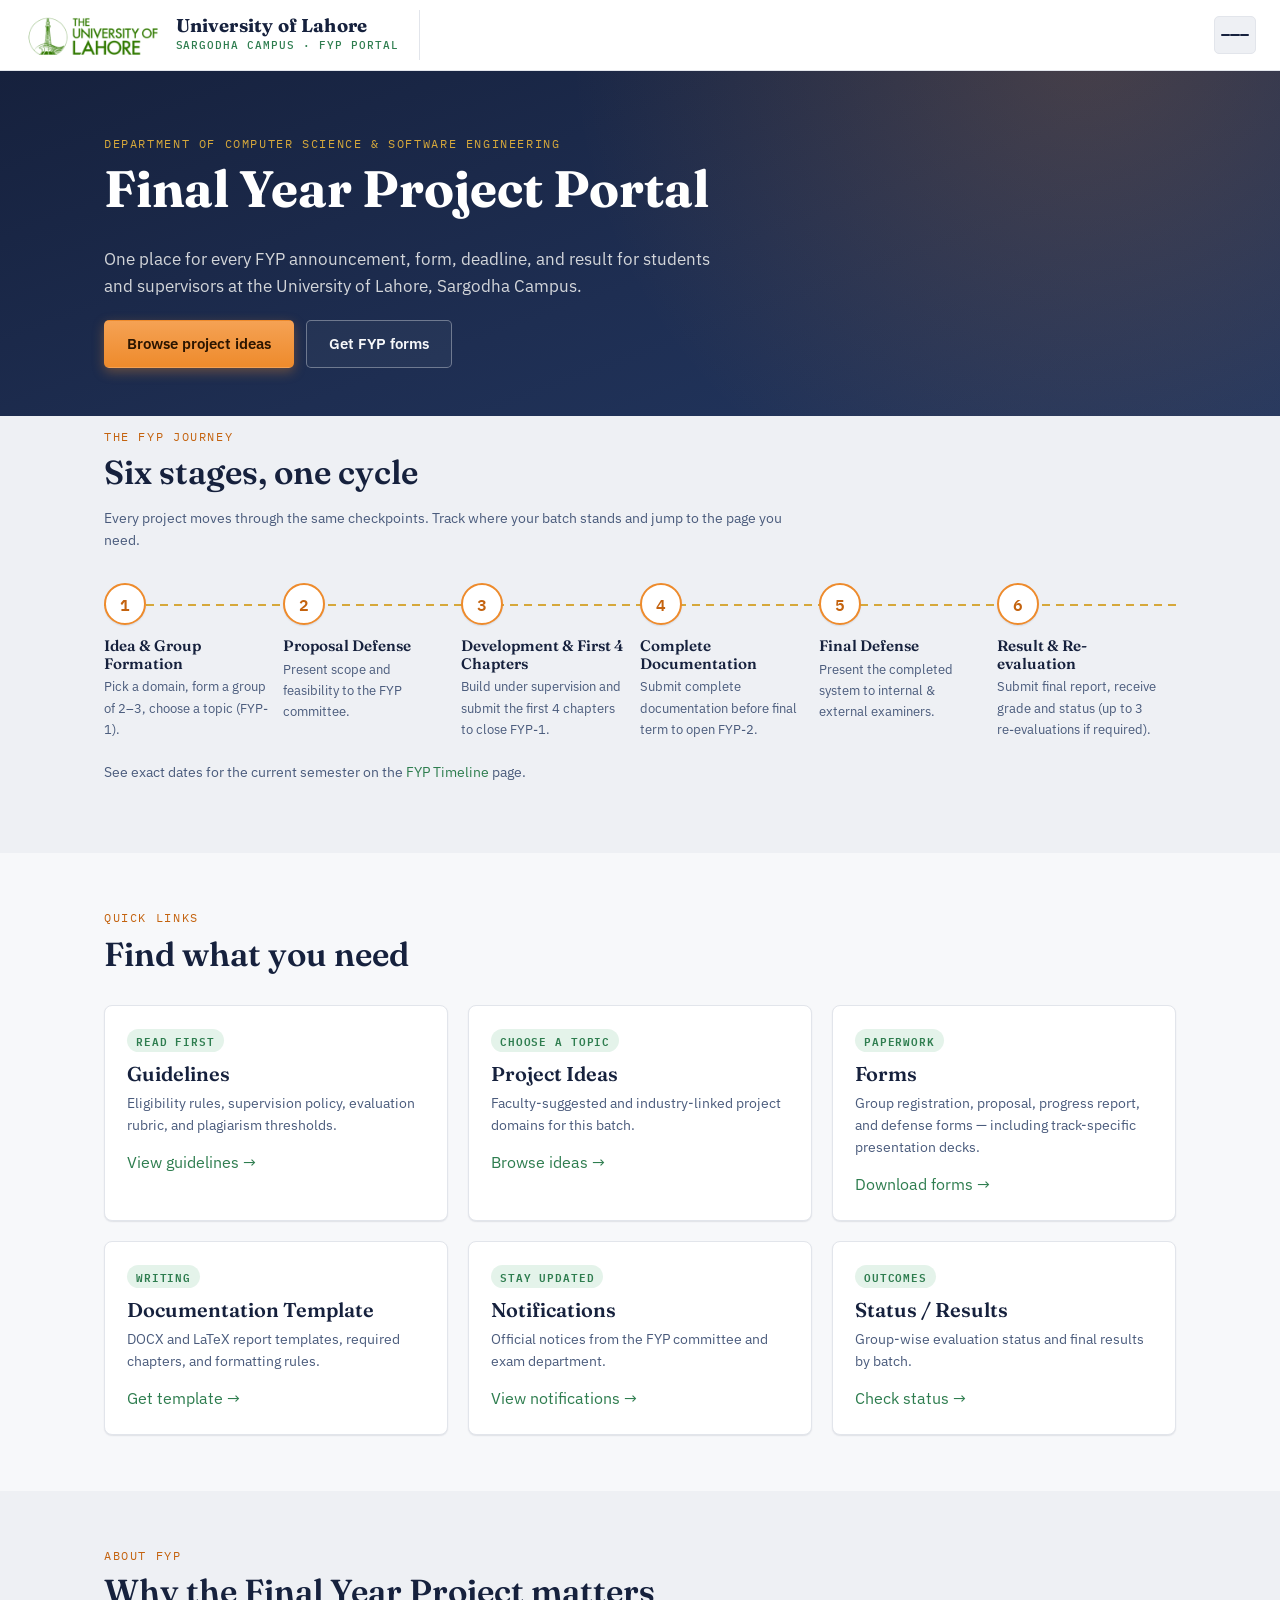
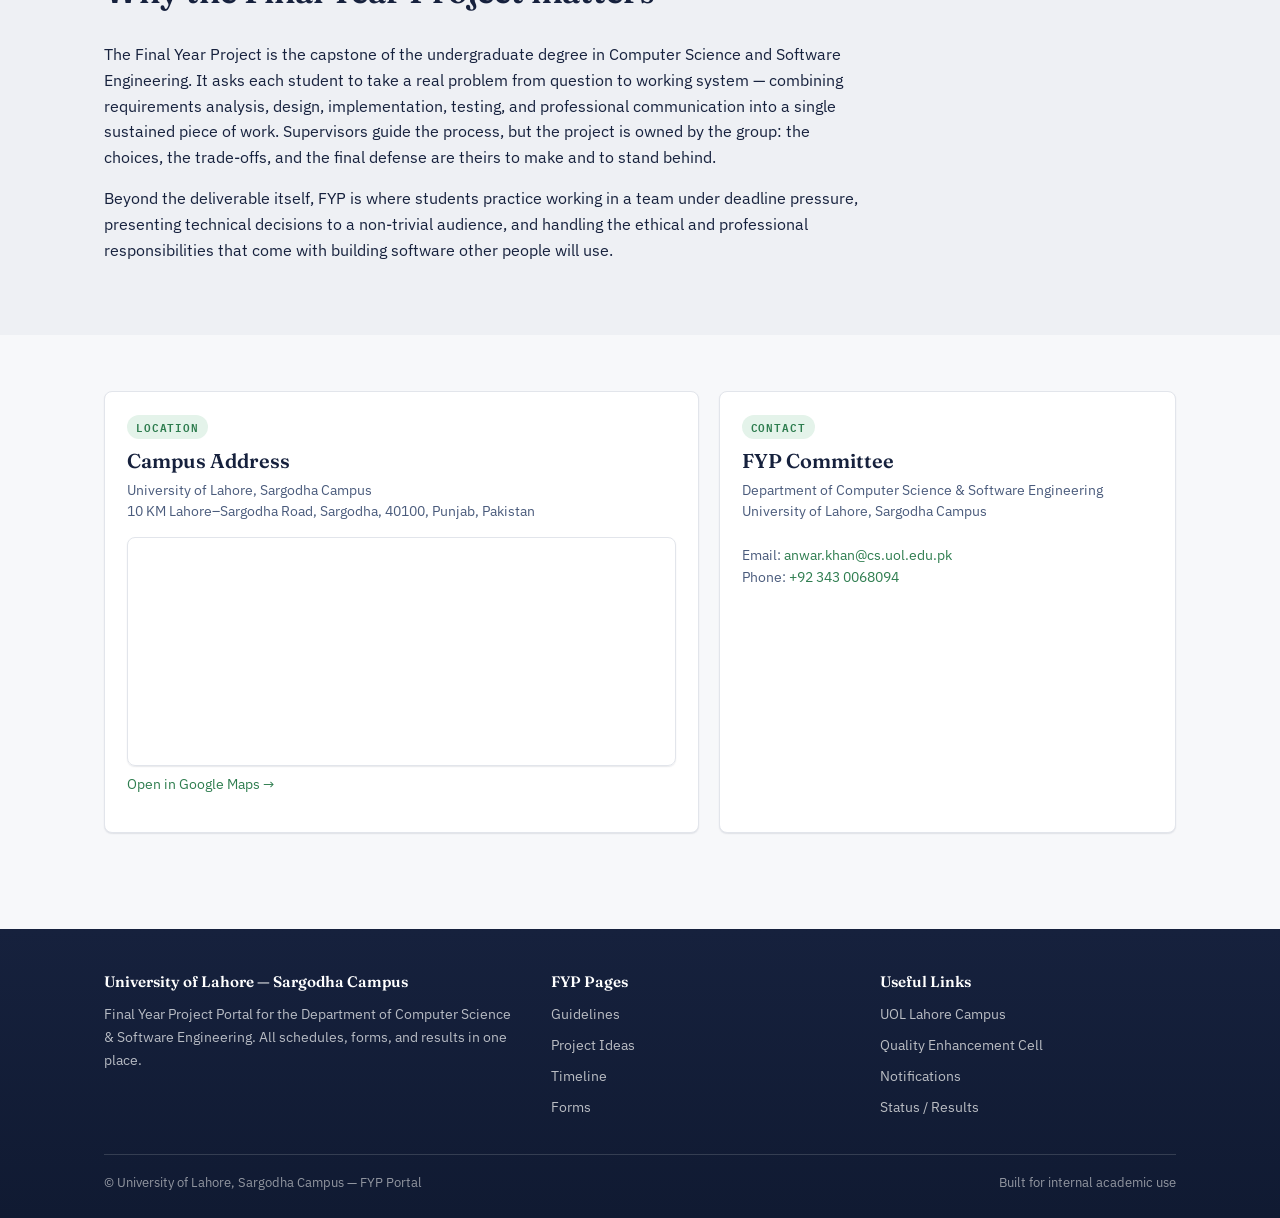
<file: index.html>
<!DOCTYPE html>
<html lang="en">
<head>
<meta charset="UTF-8">
<meta name="viewport" content="width=device-width, initial-scale=1.0">
<title>Final Year Project Portal | University of Lahore, Sargodha Campus</title>
<link rel="icon" type="image/png" href="uol-logo.png">
<link rel="stylesheet" href="style.css">
</head>
<body>

<header class="site-header">
  <nav class="nav-bar">
    <a href="index.html" class="brand">
      <img src="uol-logo.png" alt="University of Lahore logo" class="brand-logo">
      <span class="brand-text">
        <span class="line1">University of Lahore</span>
        <span class="line2">Sargodha Campus · FYP Portal</span>
      </span>
    </a>
    <button class="nav-toggle" aria-label="Toggle menu"><span></span></button>
    <ul class="nav-links">
      <li><a href="index.html" class="active">Home</a></li>
      <li><a href="announcements.html">Announcements</a></li>
      <li><a href="guidelines.html">Guidelines</a></li>
      <li><a href="project-ideas.html">Project Ideas</a></li>
      <li><a href="timeline.html">Timeline</a></li>
      <li><a href="forms.html">Forms</a></li>
      <li><a href="documentation-template.html">Documentation</a></li>
      <li><a href="notifications.html">Notifications</a></li>
      <li><a href="results.html">Status / Results</a></li>
    </ul>
  </nav>
</header>

<section class="hero">
  <div class="container">
    <span class="eyebrow">Department of Computer Science &amp; Software Engineering</span>
    <h1>Final Year Project Portal</h1>
    <p class="lead">One place for every FYP announcement, form, deadline, and result for students and supervisors at the University of Lahore, Sargodha Campus.</p>
    <div class="hero-actions">
      <a href="project-ideas.html" class="btn btn-citrus">Browse project ideas</a>
      <a href="forms.html" class="btn btn-outline">Get FYP forms</a>
    </div>
  </div>
</section>

<section class="rail-section section-alt">
  <div class="container">
    <div class="section-head">
      <span class="eyebrow">The FYP journey</span>
      <h2 class="mt-0">Six stages, one cycle</h2>
      <p class="small-note">Every project moves through the same checkpoints. Track where your batch stands and jump to the page you need.</p>
    </div>
    <div class="rail">
      <div class="rail-stage">
        <div class="rail-node">1</div>
        <h4>Idea &amp; Group Formation</h4>
        <p>Pick a domain, form a group of 2–3, choose a topic (FYP-1).</p>
      </div>
      <div class="rail-stage">
        <div class="rail-node">2</div>
        <h4>Proposal Defense</h4>
        <p>Present scope and feasibility to the FYP committee.</p>
      </div>
      <div class="rail-stage">
        <div class="rail-node">3</div>
        <h4>Development &amp; First 4 Chapters</h4>
        <p>Build under supervision and submit the first 4 chapters to close FYP-1.</p>
      </div>
      <div class="rail-stage">
        <div class="rail-node">4</div>
        <h4>Complete Documentation</h4>
        <p>Submit complete documentation before final term to open FYP-2.</p>
      </div>
      <div class="rail-stage">
        <div class="rail-node">5</div>
        <h4>Final Defense</h4>
        <p>Present the completed system to internal &amp; external examiners.</p>
      </div>
      <div class="rail-stage">
        <div class="rail-node">6</div>
        <h4>Result &amp; Re-evaluation</h4>
        <p>Submit final report, receive grade and status (up to 3 re-evaluations if required).</p>
      </div>
    </div>
    <p class="small-note" style="margin-top:16px;">See exact dates for the current semester on the <a href="timeline.html">FYP Timeline</a> page.</p>
  </div>
</section>

<section class="section">
  <div class="container">
    <div class="section-head">
      <span class="eyebrow">Quick links</span>
      <h2 class="mt-0">Find what you need</h2>
    </div>
    <div class="grid">
      <div class="card">
        <span class="tag">Read first</span>
        <h3>Guidelines</h3>
        <p class="small-note">Eligibility rules, supervision policy, evaluation rubric, and plagiarism thresholds.</p>
        <a href="guidelines.html">View guidelines &rarr;</a>
      </div>
      <div class="card">
        <span class="tag">Choose a topic</span>
        <h3>Project Ideas</h3>
        <p class="small-note">Faculty-suggested and industry-linked project domains for this batch.</p>
        <a href="project-ideas.html">Browse ideas &rarr;</a>
      </div>
      <div class="card">
        <span class="tag">Paperwork</span>
        <h3>Forms</h3>
        <p class="small-note">Group registration, proposal, progress report, and defense forms — including track-specific presentation decks.</p>
        <a href="forms.html">Download forms &rarr;</a>
      </div>
      <div class="card">
        <span class="tag">Writing</span>
        <h3>Documentation Template</h3>
        <p class="small-note">DOCX and LaTeX report templates, required chapters, and formatting rules.</p>
        <a href="documentation-template.html">Get template &rarr;</a>
      </div>
      <div class="card">
        <span class="tag">Stay updated</span>
        <h3>Notifications</h3>
        <p class="small-note">Official notices from the FYP committee and exam department.</p>
        <a href="notifications.html">View notifications &rarr;</a>
      </div>
      <div class="card">
        <span class="tag">Outcomes</span>
        <h3>Status / Results</h3>
        <p class="small-note">Group-wise evaluation status and final results by batch.</p>
        <a href="results.html">Check status &rarr;</a>
      </div>
    </div>
  </div>
</section>

<section class="section section-alt">
  <div class="container">
    <div class="section-head">
      <span class="eyebrow">About FYP</span>
      <h2 class="mt-0">Why the Final Year Project matters</h2>
    </div>
    <p style="max-width:760px;">The Final Year Project is the capstone of the undergraduate degree in Computer Science and Software Engineering. It asks each student to take a real problem from question to working system — combining requirements analysis, design, implementation, testing, and professional communication into a single sustained piece of work. Supervisors guide the process, but the project is owned by the group: the choices, the trade-offs, and the final defense are theirs to make and to stand behind.</p>
    <p style="max-width:760px;">Beyond the deliverable itself, FYP is where students practice working in a team under deadline pressure, presenting technical decisions to a non-trivial audience, and handling the ethical and professional responsibilities that come with building software other people will use.</p>
  </div>
</section>

<section class="section">
  <div class="container">
    <div class="grid location-grid">
      <div class="card">
        <span class="tag">Location</span>
        <h3>Campus Address</h3>
        <p class="small-note">University of Lahore, Sargodha Campus<br>10 KM Lahore–Sargodha Road, Sargodha, 40100, Punjab, Pakistan</p>
        <div class="table-wrap" style="margin-top:12px;">
          <iframe
            title="University of Lahore Sargodha Campus map"
            width="100%" height="220" style="border:0;"
            loading="lazy"
            src="https://maps.google.com/maps?q=32.0409021,72.8407004+(University+of+Lahore+-+Sargodha+Campus)&t=&z=15&ie=UTF8&iwloc=&output=embed">
          </iframe>
        </div>
        <p class="small-note" style="margin-top:8px;"><a href="https://www.google.com/maps/place/?q=place_id:ChIJmw1TgcF3ITkR59lR_Ycf8s4" target="_blank" rel="noopener">Open in Google Maps &rarr;</a></p>
      </div>
      <div class="card">
        <span class="tag">Contact</span>
        <h3>FYP Committee</h3>
        <p class="small-note">
          Department of Computer Science &amp; Software Engineering<br>
          University of Lahore, Sargodha Campus<br><br>
          Email: <a href="mailto:anwar.khan@cs.uol.edu.pk">anwar.khan@cs.uol.edu.pk</a><br>
          Phone: <a href="tel:+923430068094">+92 343 0068094</a>
        </p>
      </div>
    </div>
  </div>
</section>

<footer class="site-footer">
  <div class="container">
    <div class="footer-grid">
      <div>
        <h4>University of Lahore — Sargodha Campus</h4>
        <p style="font-size:0.9rem;">Final Year Project Portal for the Department of Computer Science &amp; Software Engineering. All schedules, forms, and results in one place.</p>
      </div>
      <div>
        <h4>FYP Pages</h4>
        <ul>
          <li><a href="guidelines.html">Guidelines</a></li>
          <li><a href="project-ideas.html">Project Ideas</a></li>
          <li><a href="timeline.html">Timeline</a></li>
          <li><a href="forms.html">Forms</a></li>
        </ul>
      </div>
      <div>
        <h4>Useful Links</h4>
        <ul>
          <li><a href="https://www.uol.edu.pk/" target="_blank" rel="noopener">UOL Lahore Campus</a></li>
          <li><a href="https://www.uol.edu.pk/services/core/qec" target="_blank" rel="noopener">Quality Enhancement Cell</a></li>
          <li><a href="notifications.html">Notifications</a></li>
          <li><a href="results.html">Status / Results</a></li>
        </ul>
      </div>
    </div>
    <div class="footer-bottom">
      <span>&copy; University of Lahore, Sargodha Campus — FYP Portal</span>
      <span>Built for internal academic use</span>
    </div>
  </div>
</footer>

<script src="script.js"></script>
</body>
</html>
</file>
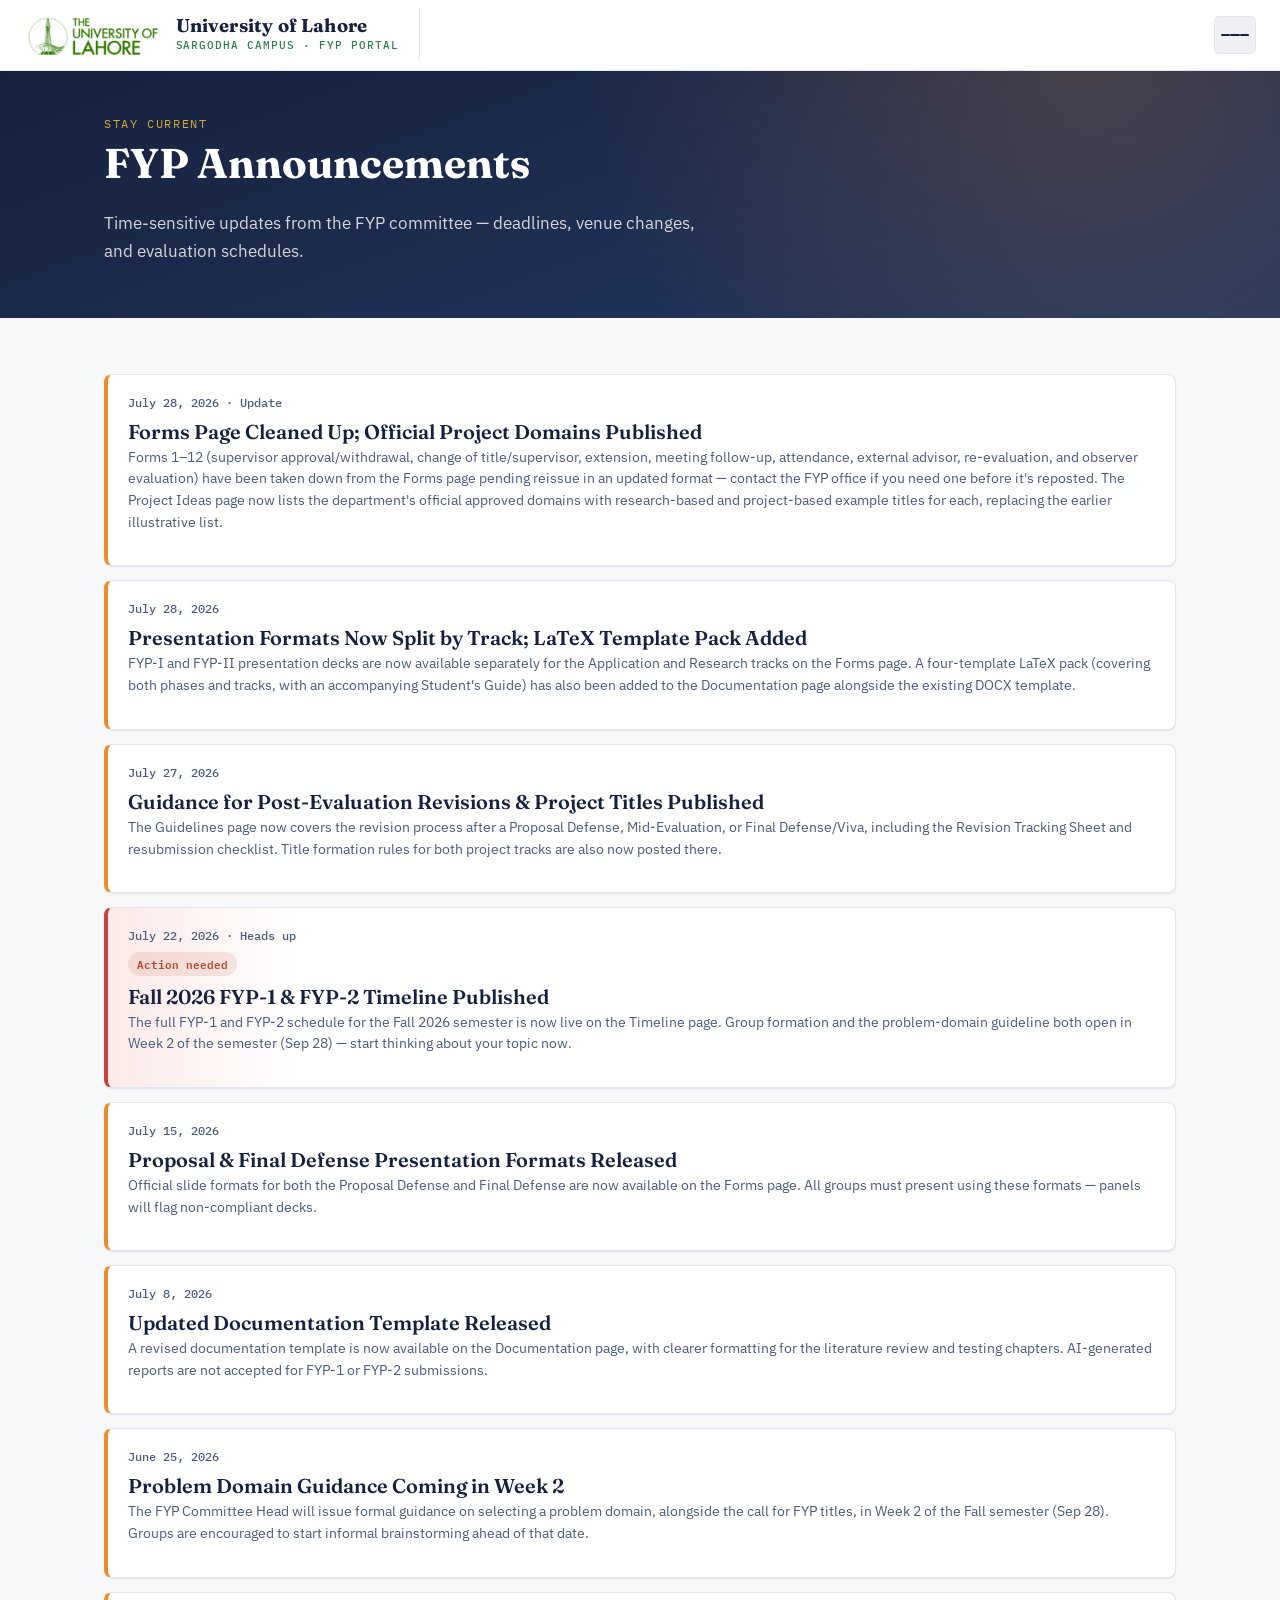
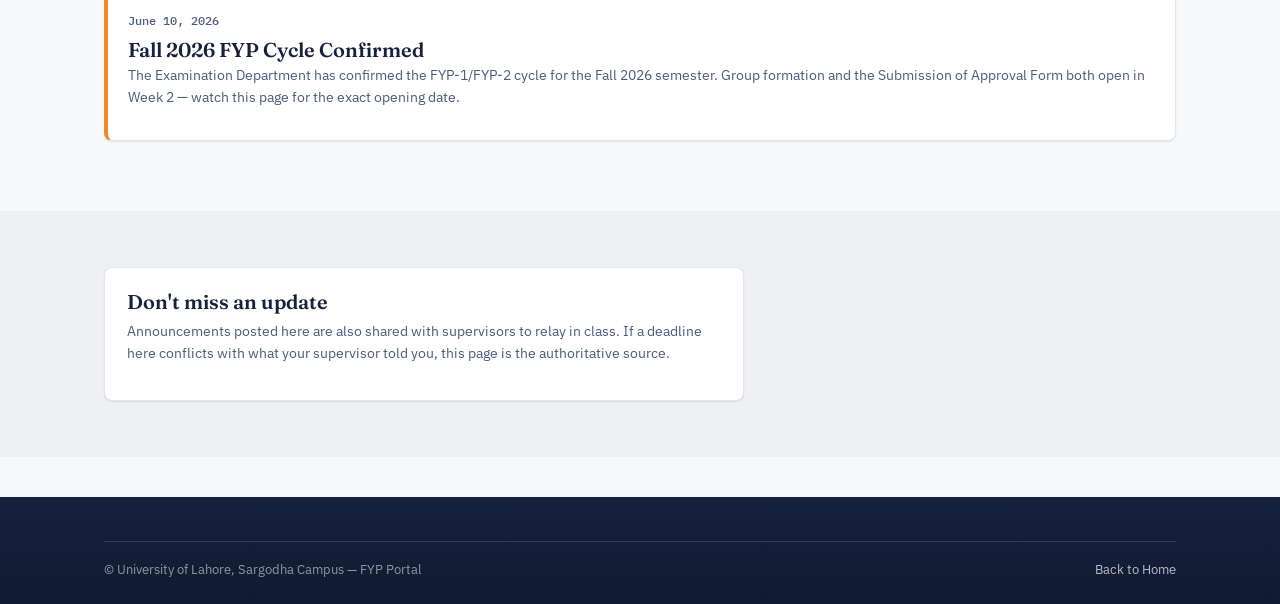
<file: announcements.html>
<!DOCTYPE html>
<html lang="en">
<head>
<meta charset="UTF-8">
<meta name="viewport" content="width=device-width, initial-scale=1.0">
<title>FYP Announcements | UOL Sargodha Campus</title>
<link rel="icon" type="image/png" href="uol-logo.png">
<link rel="stylesheet" href="style.css">
</head>
<body>

<header class="site-header">
  <nav class="nav-bar">
    <a href="index.html" class="brand">
      <img src="uol-logo.png" alt="University of Lahore logo" class="brand-logo">
      <span class="brand-text">
        <span class="line1">University of Lahore</span>
        <span class="line2">Sargodha Campus · FYP Portal</span>
      </span>
    </a>
    <button class="nav-toggle" aria-label="Toggle menu"><span></span></button>
    <ul class="nav-links">
      <li><a href="index.html">Home</a></li>
      <li><a href="announcements.html" class="active">Announcements</a></li>
      <li><a href="guidelines.html">Guidelines</a></li>
      <li><a href="project-ideas.html">Project Ideas</a></li>
      <li><a href="timeline.html">Timeline</a></li>
      <li><a href="forms.html">Forms</a></li>
      <li><a href="documentation-template.html">Documentation</a></li>
      <li><a href="notifications.html">Notifications</a></li>
      <li><a href="results.html">Status / Results</a></li>
    </ul>
  </nav>
</header>

<section class="hero" style="padding:44px 0 36px;">
  <div class="container">
    <span class="eyebrow">Stay current</span>
    <h1 style="font-size: clamp(1.9rem, 3.4vw, 2.6rem);">FYP Announcements</h1>
    <p class="lead">Time-sensitive updates from the FYP committee — deadlines, venue changes, and evaluation schedules.</p>
  </div>
</section>

<section class="section">
  <div class="container">

    <div class="notice">
      <span class="date">July 28, 2026 · Update</span>
      <h3 style="margin:8px 0 4px;">Forms Page Cleaned Up; Official Project Domains Published</h3>
      <p class="small-note">Forms 1&ndash;12 (supervisor approval/withdrawal, change of title/supervisor, extension, meeting follow-up, attendance, external advisor, re-evaluation, and observer evaluation) have been taken down from the Forms page pending reissue in an updated format &mdash; contact the FYP office if you need one before it's reposted. The Project Ideas page now lists the department's official approved domains with research-based and project-based example titles for each, replacing the earlier illustrative list.</p>
    </div>

    <div class="notice">
      <span class="date">July 28, 2026</span>
      <h3 style="margin:8px 0 4px;">Presentation Formats Now Split by Track; LaTeX Template Pack Added</h3>
      <p class="small-note">FYP-I and FYP-II presentation decks are now available separately for the Application and Research tracks on the Forms page. A four-template LaTeX pack (covering both phases and tracks, with an accompanying Student's Guide) has also been added to the Documentation page alongside the existing DOCX template.</p>
    </div>

    <div class="notice">
      <span class="date">July 27, 2026</span>
      <h3 style="margin:8px 0 4px;">Guidance for Post-Evaluation Revisions &amp; Project Titles Published</h3>
      <p class="small-note">The Guidelines page now covers the revision process after a Proposal Defense, Mid-Evaluation, or Final Defense/Viva, including the Revision Tracking Sheet and resubmission checklist. Title formation rules for both project tracks are also now posted there.</p>
    </div>

    <div class="notice urgent">
      <span class="date">July 22, 2026 · Heads up</span>
      <span class="badge" style="background:rgba(180,71,42,0.12); color:#B4472A;">Action needed</span>
      <h3 style="margin:8px 0 4px;">Fall 2026 FYP-1 &amp; FYP-2 Timeline Published</h3>
      <p class="small-note">The full FYP-1 and FYP-2 schedule for the Fall 2026 semester is now live on the Timeline page. Group formation and the problem-domain guideline both open in Week 2 of the semester (Sep 28) — start thinking about your topic now.</p>
    </div>

    <div class="notice">
      <span class="date">July 15, 2026</span>
      <h3 style="margin:8px 0 4px;">Proposal &amp; Final Defense Presentation Formats Released</h3>
      <p class="small-note">Official slide formats for both the Proposal Defense and Final Defense are now available on the Forms page. All groups must present using these formats — panels will flag non-compliant decks.</p>
    </div>

    <div class="notice">
      <span class="date">July 8, 2026</span>
      <h3 style="margin:8px 0 4px;">Updated Documentation Template Released</h3>
      <p class="small-note">A revised documentation template is now available on the Documentation page, with clearer formatting for the literature review and testing chapters. AI-generated reports are not accepted for FYP-1 or FYP-2 submissions.</p>
    </div>

    <div class="notice">
      <span class="date">June 25, 2026</span>
      <h3 style="margin:8px 0 4px;">Problem Domain Guidance Coming in Week 2</h3>
      <p class="small-note">The FYP Committee Head will issue formal guidance on selecting a problem domain, alongside the call for FYP titles, in Week 2 of the Fall semester (Sep 28). Groups are encouraged to start informal brainstorming ahead of that date.</p>
    </div>

    <div class="notice">
      <span class="date">June 10, 2026</span>
      <h3 style="margin:8px 0 4px;">Fall 2026 FYP Cycle Confirmed</h3>
      <p class="small-note">The Examination Department has confirmed the FYP-1/FYP-2 cycle for the Fall 2026 semester. Group formation and the Submission of Approval Form both open in Week 2 — watch this page for the exact opening date.</p>
    </div>

  </div>
</section>

<section class="section section-alt">
  <div class="container">
    <div class="card" style="max-width:640px;">
      <h3>Don't miss an update</h3>
      <p class="small-note">Announcements posted here are also shared with supervisors to relay in class. If a deadline here conflicts with what your supervisor told you, this page is the authoritative source.</p>
    </div>
  </div>
</section>

<footer class="site-footer">
  <div class="container">
    <div class="footer-bottom">
      <span>&copy; University of Lahore, Sargodha Campus — FYP Portal</span>
      <span><a href="index.html">Back to Home</a></span>
    </div>
  </div>
</footer>

<script src="script.js"></script>
</body>
</html>
</file>
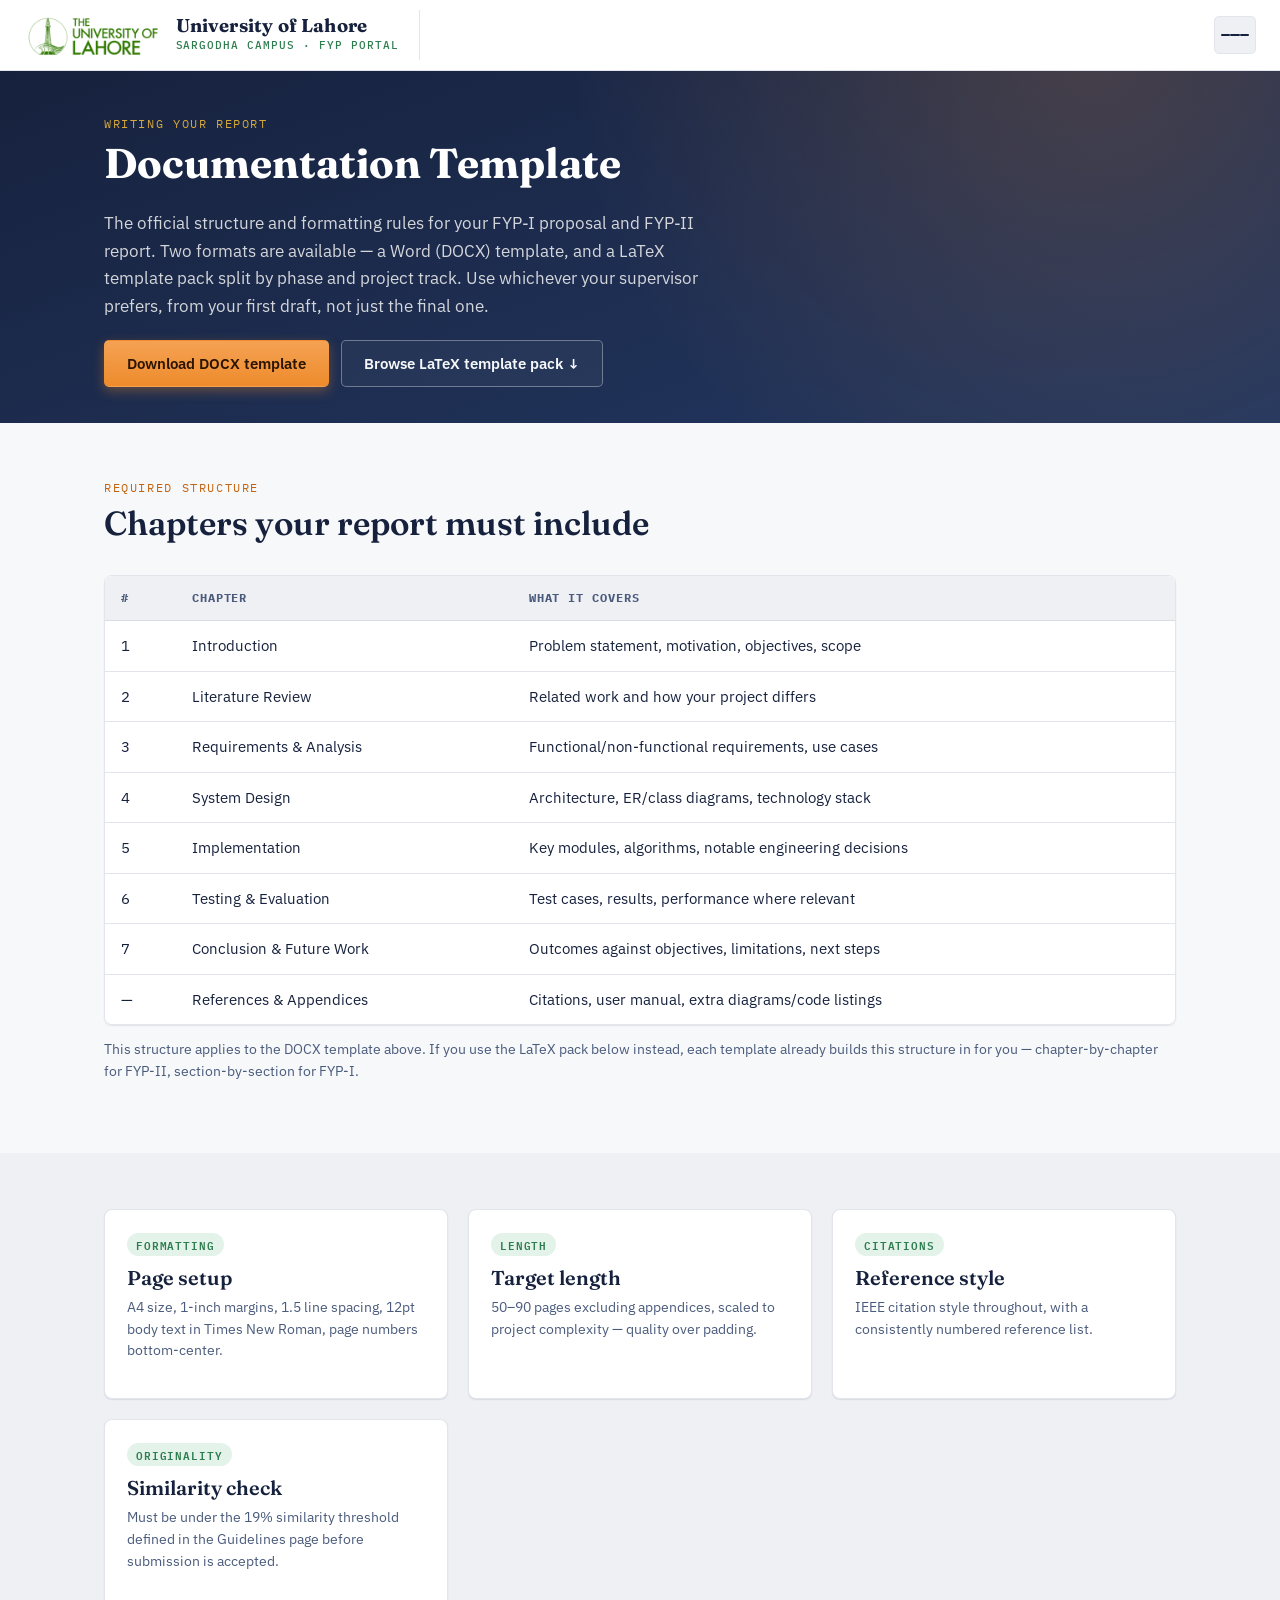
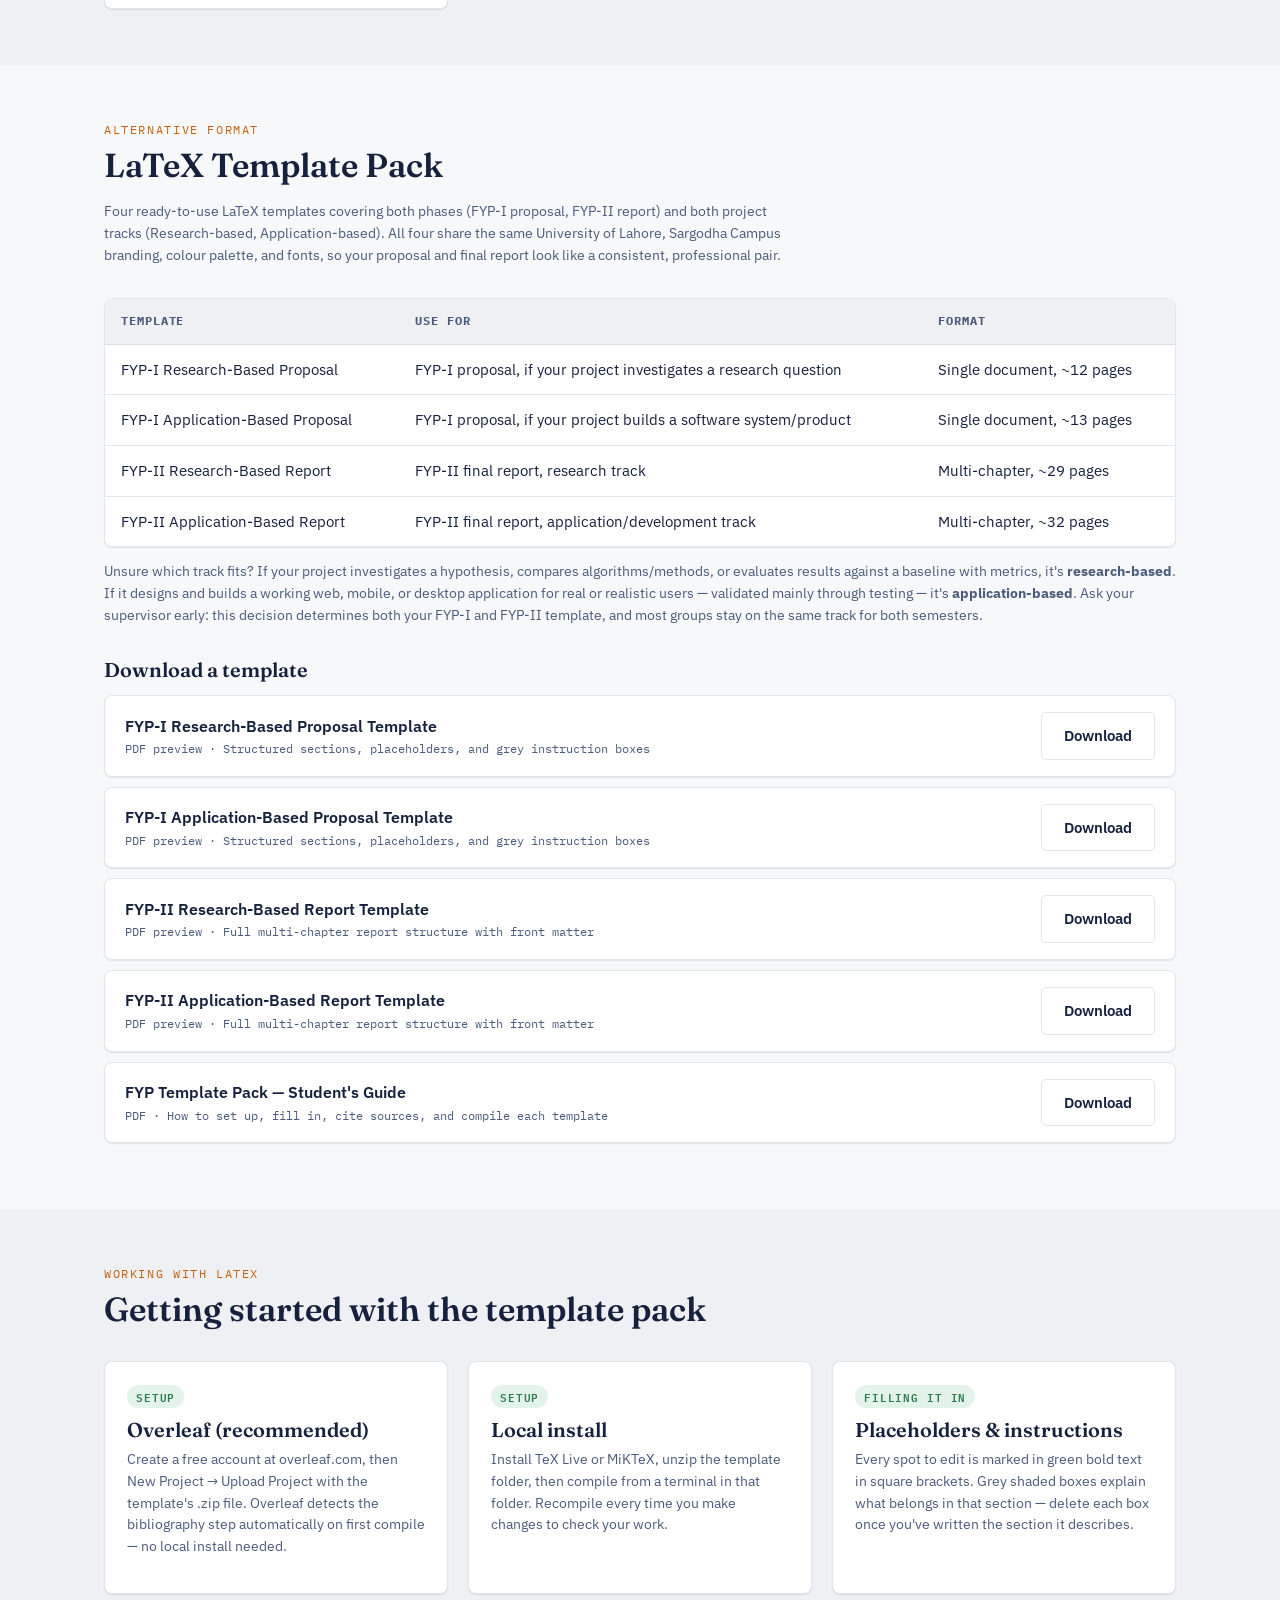
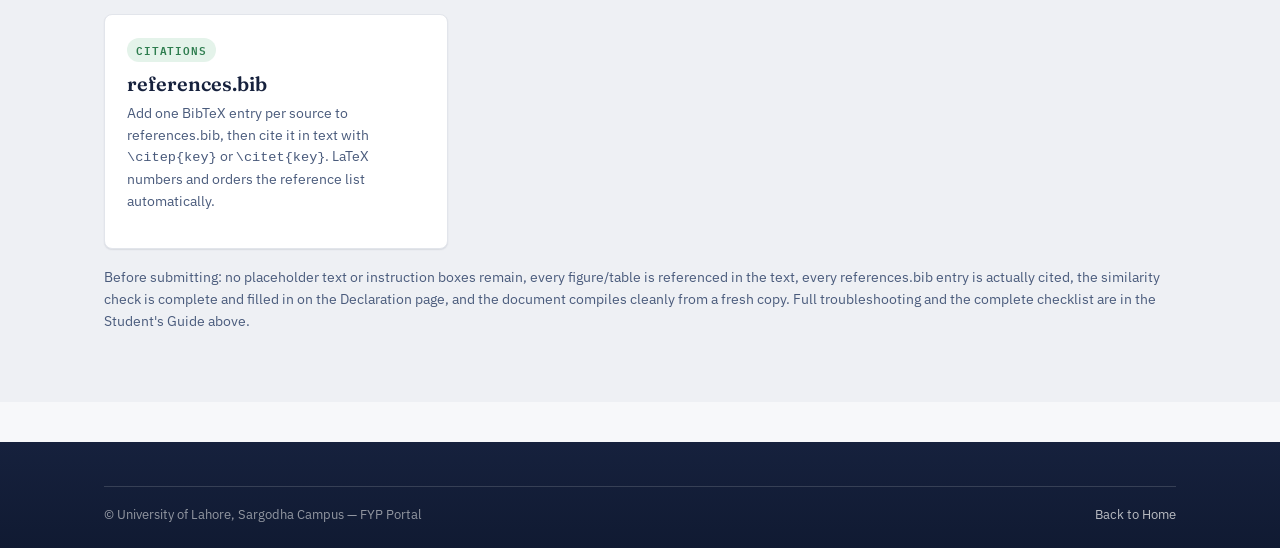
<file: documentation-template.html>
<!DOCTYPE html>
<html lang="en">
<head>
<meta charset="UTF-8">
<meta name="viewport" content="width=device-width, initial-scale=1.0">
<title>Documentation Template | UOL Sargodha Campus FYP Portal</title>
<link rel="icon" type="image/png" href="uol-logo.png">
<link rel="stylesheet" href="style.css">
</head>
<body>

<header class="site-header">
  <nav class="nav-bar">
    <a href="index.html" class="brand">
      <img src="uol-logo.png" alt="University of Lahore logo" class="brand-logo">
      <span class="brand-text">
        <span class="line1">University of Lahore</span>
        <span class="line2">Sargodha Campus · FYP Portal</span>
      </span>
    </a>
    <button class="nav-toggle" aria-label="Toggle menu"><span></span></button>
    <ul class="nav-links">
      <li><a href="index.html">Home</a></li>
      <li><a href="announcements.html">Announcements</a></li>
      <li><a href="guidelines.html">Guidelines</a></li>
      <li><a href="project-ideas.html">Project Ideas</a></li>
      <li><a href="timeline.html">Timeline</a></li>
      <li><a href="forms.html">Forms</a></li>
      <li><a href="documentation-template.html" class="active">Documentation</a></li>
      <li><a href="notifications.html">Notifications</a></li>
      <li><a href="results.html">Status / Results</a></li>
    </ul>
  </nav>
</header>

<section class="hero" style="padding:44px 0 36px;">
  <div class="container">
    <span class="eyebrow">Writing your report</span>
    <h1 style="font-size: clamp(1.9rem, 3.4vw, 2.6rem);">Documentation Template</h1>
    <p class="lead">The official structure and formatting rules for your FYP-I proposal and FYP-II report. Two formats are available — a Word (DOCX) template, and a LaTeX template pack split by phase and project track. Use whichever your supervisor prefers, from your first draft, not just the final one.</p>
    <div class="hero-actions">
      <a href="documents/UOL_Final_Project_Doc_Format_W23.docx" class="btn btn-citrus" download>Download DOCX template</a>
      <a href="#latex-pack" class="btn btn-outline">Browse LaTeX template pack &darr;</a>
    </div>
  </div>
</section>

<section class="section">
  <div class="container">
    <div class="section-head">
      <span class="eyebrow">Required structure</span>
      <h2 class="mt-0">Chapters your report must include</h2>
    </div>
    <div class="table-wrap">
      <table>
        <thead>
          <tr><th>#</th><th>Chapter</th><th>What it covers</th></tr>
        </thead>
        <tbody>
          <tr><td>1</td><td>Introduction</td><td>Problem statement, motivation, objectives, scope</td></tr>
          <tr><td>2</td><td>Literature Review</td><td>Related work and how your project differs</td></tr>
          <tr><td>3</td><td>Requirements &amp; Analysis</td><td>Functional/non-functional requirements, use cases</td></tr>
          <tr><td>4</td><td>System Design</td><td>Architecture, ER/class diagrams, technology stack</td></tr>
          <tr><td>5</td><td>Implementation</td><td>Key modules, algorithms, notable engineering decisions</td></tr>
          <tr><td>6</td><td>Testing &amp; Evaluation</td><td>Test cases, results, performance where relevant</td></tr>
          <tr><td>7</td><td>Conclusion &amp; Future Work</td><td>Outcomes against objectives, limitations, next steps</td></tr>
          <tr><td>—</td><td>References &amp; Appendices</td><td>Citations, user manual, extra diagrams/code listings</td></tr>
        </tbody>
      </table>
    </div>
    <p class="small-note" style="margin-top:14px;">This structure applies to the DOCX template above. If you use the LaTeX pack below instead, each template already builds this structure in for you — chapter-by-chapter for FYP-II, section-by-section for FYP-I.</p>
  </div>
</section>

<section class="section section-alt">
  <div class="container">
    <div class="grid">
      <div class="card">
        <span class="tag">Formatting</span>
        <h3>Page setup</h3>
        <p class="small-note">A4 size, 1-inch margins, 1.5 line spacing, 12pt body text in Times New Roman, page numbers bottom-center.</p>
      </div>
      <div class="card">
        <span class="tag">Length</span>
        <h3>Target length</h3>
        <p class="small-note">50–90 pages excluding appendices, scaled to project complexity — quality over padding.</p>
      </div>
      <div class="card">
        <span class="tag">Citations</span>
        <h3>Reference style</h3>
        <p class="small-note">IEEE citation style throughout, with a consistently numbered reference list.</p>
      </div>
      <div class="card">
        <span class="tag">Originality</span>
        <h3>Similarity check</h3>
        <p class="small-note">Must be under the 19% similarity threshold defined in the Guidelines page before submission is accepted.</p>
      </div>
    </div>
  </div>
</section>

<section class="section" id="latex-pack">
  <div class="container">
    <div class="section-head">
      <span class="eyebrow">Alternative format</span>
      <h2 class="mt-0">LaTeX Template Pack</h2>
      <p class="small-note">Four ready-to-use LaTeX templates covering both phases (FYP-I proposal, FYP-II report) and both project tracks (Research-based, Application-based). All four share the same University of Lahore, Sargodha Campus branding, colour palette, and fonts, so your proposal and final report look like a consistent, professional pair.</p>
    </div>

    <div class="table-wrap">
      <table>
        <thead>
          <tr><th>Template</th><th>Use for</th><th>Format</th></tr>
        </thead>
        <tbody>
          <tr><td>FYP-I Research-Based Proposal</td><td>FYP-I proposal, if your project investigates a research question</td><td>Single document, ~12 pages</td></tr>
          <tr><td>FYP-I Application-Based Proposal</td><td>FYP-I proposal, if your project builds a software system/product</td><td>Single document, ~13 pages</td></tr>
          <tr><td>FYP-II Research-Based Report</td><td>FYP-II final report, research track</td><td>Multi-chapter, ~29 pages</td></tr>
          <tr><td>FYP-II Application-Based Report</td><td>FYP-II final report, application/development track</td><td>Multi-chapter, ~32 pages</td></tr>
        </tbody>
      </table>
    </div>

    <p class="small-note" style="margin-top:14px;">Unsure which track fits? If your project investigates a hypothesis, compares algorithms/methods, or evaluates results against a baseline with metrics, it's <strong>research-based</strong>. If it designs and builds a working web, mobile, or desktop application for real or realistic users — validated mainly through testing — it's <strong>application-based</strong>. Ask your supervisor early: this decision determines both your FYP-I and FYP-II template, and most groups stay on the same track for both semesters.</p>

    <h3 style="margin:32px 0 14px;">Download a template</h3>

    <div class="doc-row">
      <div>
        <div class="doc-name">FYP-I Research-Based Proposal Template</div>
        <div class="doc-meta">PDF preview · Structured sections, placeholders, and grey instruction boxes</div>
      </div>
      <a href="documents/FYP_I_Research_Proposal_Template.pdf" class="btn btn-outline" style="color:var(--ink); border-color:var(--line);" download>Download</a>
    </div>

    <div class="doc-row">
      <div>
        <div class="doc-name">FYP-I Application-Based Proposal Template</div>
        <div class="doc-meta">PDF preview · Structured sections, placeholders, and grey instruction boxes</div>
      </div>
      <a href="documents/FYP_I_Application_Based_Template.pdf" class="btn btn-outline" style="color:var(--ink); border-color:var(--line);" download>Download</a>
    </div>

    <div class="doc-row">
      <div>
        <div class="doc-name">FYP-II Research-Based Report Template</div>
        <div class="doc-meta">PDF preview · Full multi-chapter report structure with front matter</div>
      </div>
      <a href="documents/FYP_II_Research_Template.pdf" class="btn btn-outline" style="color:var(--ink); border-color:var(--line);" download>Download</a>
    </div>

    <div class="doc-row">
      <div>
        <div class="doc-name">FYP-II Application-Based Report Template</div>
        <div class="doc-meta">PDF preview · Full multi-chapter report structure with front matter</div>
      </div>
      <a href="documents/FYP_II_Template_ApplicationBased.pdf" class="btn btn-outline" style="color:var(--ink); border-color:var(--line);" download>Download</a>
    </div>

    <div class="doc-row">
      <div>
        <div class="doc-name">FYP Template Pack — Student's Guide</div>
        <div class="doc-meta">PDF · How to set up, fill in, cite sources, and compile each template</div>
      </div>
      <a href="documents/FYP_Templates_Student_Guide.pdf" class="btn btn-outline" style="color:var(--ink); border-color:var(--line);" download>Download</a>
    </div>
  </div>
</section>

<section class="section section-alt">
  <div class="container">
    <div class="section-head">
      <span class="eyebrow">Working with LaTeX</span>
      <h2 class="mt-0">Getting started with the template pack</h2>
    </div>
    <div class="grid">
      <div class="card">
        <span class="tag">Setup</span>
        <h3>Overleaf (recommended)</h3>
        <p class="small-note">Create a free account at overleaf.com, then New Project → Upload Project with the template's .zip file. Overleaf detects the bibliography step automatically on first compile — no local install needed.</p>
      </div>
      <div class="card">
        <span class="tag">Setup</span>
        <h3>Local install</h3>
        <p class="small-note">Install TeX Live or MiKTeX, unzip the template folder, then compile from a terminal in that folder. Recompile every time you make changes to check your work.</p>
      </div>
      <div class="card">
        <span class="tag">Filling it in</span>
        <h3>Placeholders &amp; instructions</h3>
        <p class="small-note">Every spot to edit is marked in green bold text in square brackets. Grey shaded boxes explain what belongs in that section — delete each box once you've written the section it describes.</p>
      </div>
      <div class="card">
        <span class="tag">Citations</span>
        <h3>references.bib</h3>
        <p class="small-note">Add one BibTeX entry per source to references.bib, then cite it in text with <code>\citep{key}</code> or <code>\citet{key}</code>. LaTeX numbers and orders the reference list automatically.</p>
      </div>
    </div>
    <p class="small-note" style="margin-top:18px;">Before submitting: no placeholder text or instruction boxes remain, every figure/table is referenced in the text, every references.bib entry is actually cited, the similarity check is complete and filled in on the Declaration page, and the document compiles cleanly from a fresh copy. Full troubleshooting and the complete checklist are in the Student's Guide above.</p>
  </div>
</section>

<footer class="site-footer">
  <div class="container">
    <div class="footer-bottom">
      <span>&copy; University of Lahore, Sargodha Campus — FYP Portal</span>
      <span><a href="index.html">Back to Home</a></span>
    </div>
  </div>
</footer>

<script src="script.js"></script>
</body>
</html>
</file>
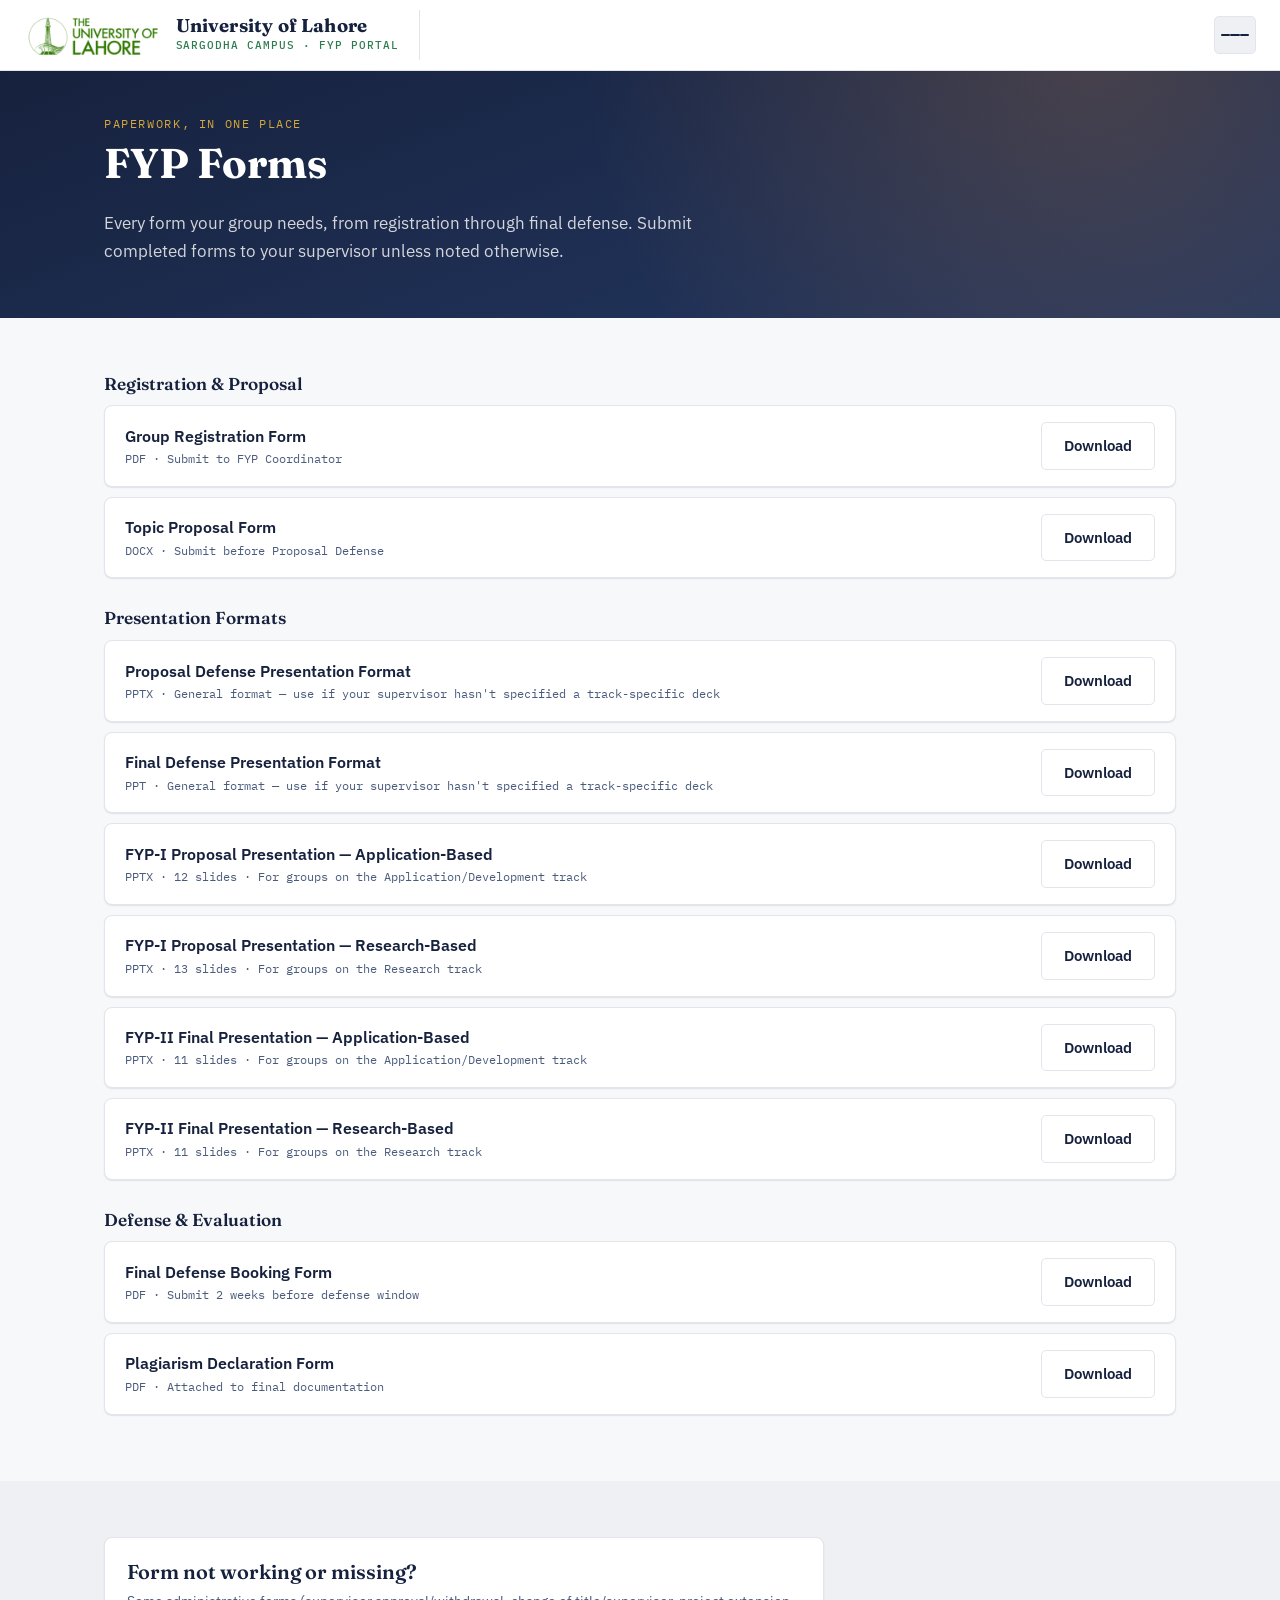
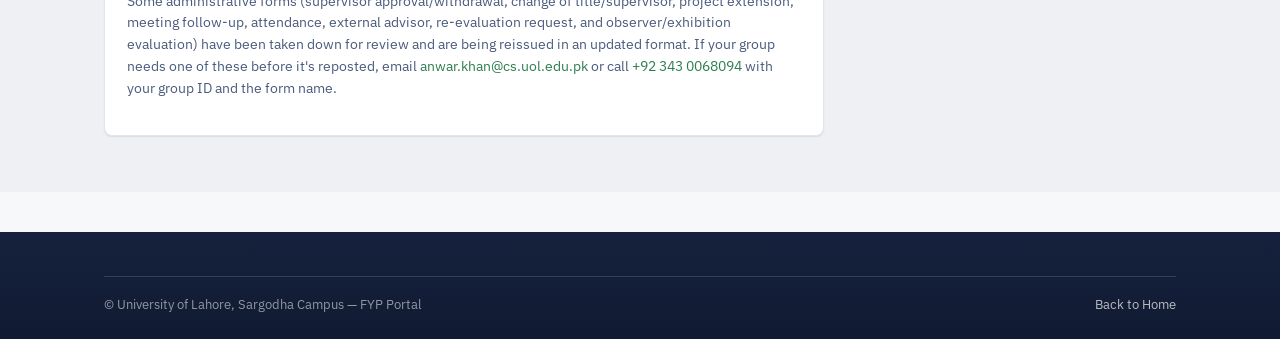
<file: forms.html>
<!DOCTYPE html>
<html lang="en">
<head>
<meta charset="UTF-8">
<meta name="viewport" content="width=device-width, initial-scale=1.0">
<title>FYP Forms | UOL Sargodha Campus</title>
<link rel="icon" type="image/png" href="uol-logo.png">
<link rel="stylesheet" href="style.css">
</head>
<body>

<header class="site-header">
  <nav class="nav-bar">
    <a href="index.html" class="brand">
      <img src="uol-logo.png" alt="University of Lahore logo" class="brand-logo">
      <span class="brand-text">
        <span class="line1">University of Lahore</span>
        <span class="line2">Sargodha Campus · FYP Portal</span>
      </span>
    </a>
    <button class="nav-toggle" aria-label="Toggle menu"><span></span></button>
    <ul class="nav-links">
      <li><a href="index.html">Home</a></li>
      <li><a href="announcements.html">Announcements</a></li>
      <li><a href="guidelines.html">Guidelines</a></li>
      <li><a href="project-ideas.html">Project Ideas</a></li>
      <li><a href="timeline.html">Timeline</a></li>
      <li><a href="forms.html" class="active">Forms</a></li>
      <li><a href="documentation-template.html">Documentation</a></li>
      <li><a href="notifications.html">Notifications</a></li>
      <li><a href="results.html">Status / Results</a></li>
    </ul>
  </nav>
</header>

<section class="hero" style="padding:44px 0 36px;">
  <div class="container">
    <span class="eyebrow">Paperwork, in one place</span>
    <h1 style="font-size: clamp(1.9rem, 3.4vw, 2.6rem);">FYP Forms</h1>
    <p class="lead">Every form your group needs, from registration through final defense. Submit completed forms to your supervisor unless noted otherwise.</p>
  </div>
</section>

<section class="section">
  <div class="container">

    <h3 style="margin:0 0 12px; font-size:1.08rem;">Registration &amp; Proposal</h3>

    <div class="doc-row">
      <div>
        <div class="doc-name">Group Registration Form</div>
        <div class="doc-meta">PDF · Submit to FYP Coordinator</div>
      </div>
      <a href="#" class="btn btn-outline" style="color:var(--ink); border-color:var(--line);">Download</a>
    </div>

    <div class="doc-row">
      <div>
        <div class="doc-name">Topic Proposal Form</div>
        <div class="doc-meta">DOCX · Submit before Proposal Defense</div>
      </div>
      <a href="documents/UOL_Project_Proposal_Format.docx" class="btn btn-outline" style="color:var(--ink); border-color:var(--line);" download>Download</a>
    </div>

    <h3 style="margin:30px 0 12px; font-size:1.08rem;">Presentation Formats</h3>

    <div class="doc-row">
      <div>
        <div class="doc-name">Proposal Defense Presentation Format</div>
        <div class="doc-meta">PPTX · General format — use if your supervisor hasn't specified a track-specific deck</div>
      </div>
      <a href="documents/Proposal_Defense_Presentation_Format.pptx" class="btn btn-outline" style="color:var(--ink); border-color:var(--line);" download>Download</a>
    </div>

    <div class="doc-row">
      <div>
        <div class="doc-name">Final Defense Presentation Format</div>
        <div class="doc-meta">PPT · General format — use if your supervisor hasn't specified a track-specific deck</div>
      </div>
      <a href="documents/Final_Defense_Presentation_Format.ppt" class="btn btn-outline" style="color:var(--ink); border-color:var(--line);" download>Download</a>
    </div>

    <div class="doc-row">
      <div>
        <div class="doc-name">FYP-I Proposal Presentation — Application-Based</div>
        <div class="doc-meta">PPTX · 12 slides · For groups on the Application/Development track</div>
      </div>
      <a href="documents/FYP-I_Proposal_Presentation_App.pptx" class="btn btn-outline" style="color:var(--ink); border-color:var(--line);" download>Download</a>
    </div>

    <div class="doc-row">
      <div>
        <div class="doc-name">FYP-I Proposal Presentation — Research-Based</div>
        <div class="doc-meta">PPTX · 13 slides · For groups on the Research track</div>
      </div>
      <a href="documents/FYP-I_Proposal_Presentation_Research.pptx" class="btn btn-outline" style="color:var(--ink); border-color:var(--line);" download>Download</a>
    </div>

    <div class="doc-row">
      <div>
        <div class="doc-name">FYP-II Final Presentation — Application-Based</div>
        <div class="doc-meta">PPTX · 11 slides · For groups on the Application/Development track</div>
      </div>
      <a href="documents/FYP-II_Final_Presentation_App.pptx" class="btn btn-outline" style="color:var(--ink); border-color:var(--line);" download>Download</a>
    </div>

    <div class="doc-row">
      <div>
        <div class="doc-name">FYP-II Final Presentation — Research-Based</div>
        <div class="doc-meta">PPTX · 11 slides · For groups on the Research track</div>
      </div>
      <a href="documents/FYP-II_Final_Presentation_Research.pptx" class="btn btn-outline" style="color:var(--ink); border-color:var(--line);" download>Download</a>
    </div>

    <h3 style="margin:30px 0 12px; font-size:1.08rem;">Defense &amp; Evaluation</h3>

    <div class="doc-row">
      <div>
        <div class="doc-name">Final Defense Booking Form</div>
        <div class="doc-meta">PDF · Submit 2 weeks before defense window</div>
      </div>
      <a href="#" class="btn btn-outline" style="color:var(--ink); border-color:var(--line);">Download</a>
    </div>

    <div class="doc-row">
      <div>
        <div class="doc-name">Plagiarism Declaration Form</div>
        <div class="doc-meta">PDF · Attached to final documentation</div>
      </div>
      <a href="#" class="btn btn-outline" style="color:var(--ink); border-color:var(--line);">Download</a>
    </div>

  </div>
</section>

<section class="section section-alt">
  <div class="container">
    <div class="card" style="max-width:720px;">
      <h3>Form not working or missing?</h3>
      <p class="small-note">Some administrative forms (supervisor approval/withdrawal, change of title/supervisor, project extension, meeting follow-up, attendance, external advisor, re-evaluation request, and observer/exhibition evaluation) have been taken down for review and are being reissued in an updated format. If your group needs one of these before it's reposted, email <a href="mailto:anwar.khan@cs.uol.edu.pk">anwar.khan@cs.uol.edu.pk</a> or call <a href="tel:+923430068094">+92 343 0068094</a> with your group ID and the form name.</p>
    </div>
  </div>
</section>

<footer class="site-footer">
  <div class="container">
    <div class="footer-bottom">
      <span>&copy; University of Lahore, Sargodha Campus — FYP Portal</span>
      <span><a href="index.html">Back to Home</a></span>
    </div>
  </div>
</footer>

<script src="script.js"></script>
</body>
</html>
</file>
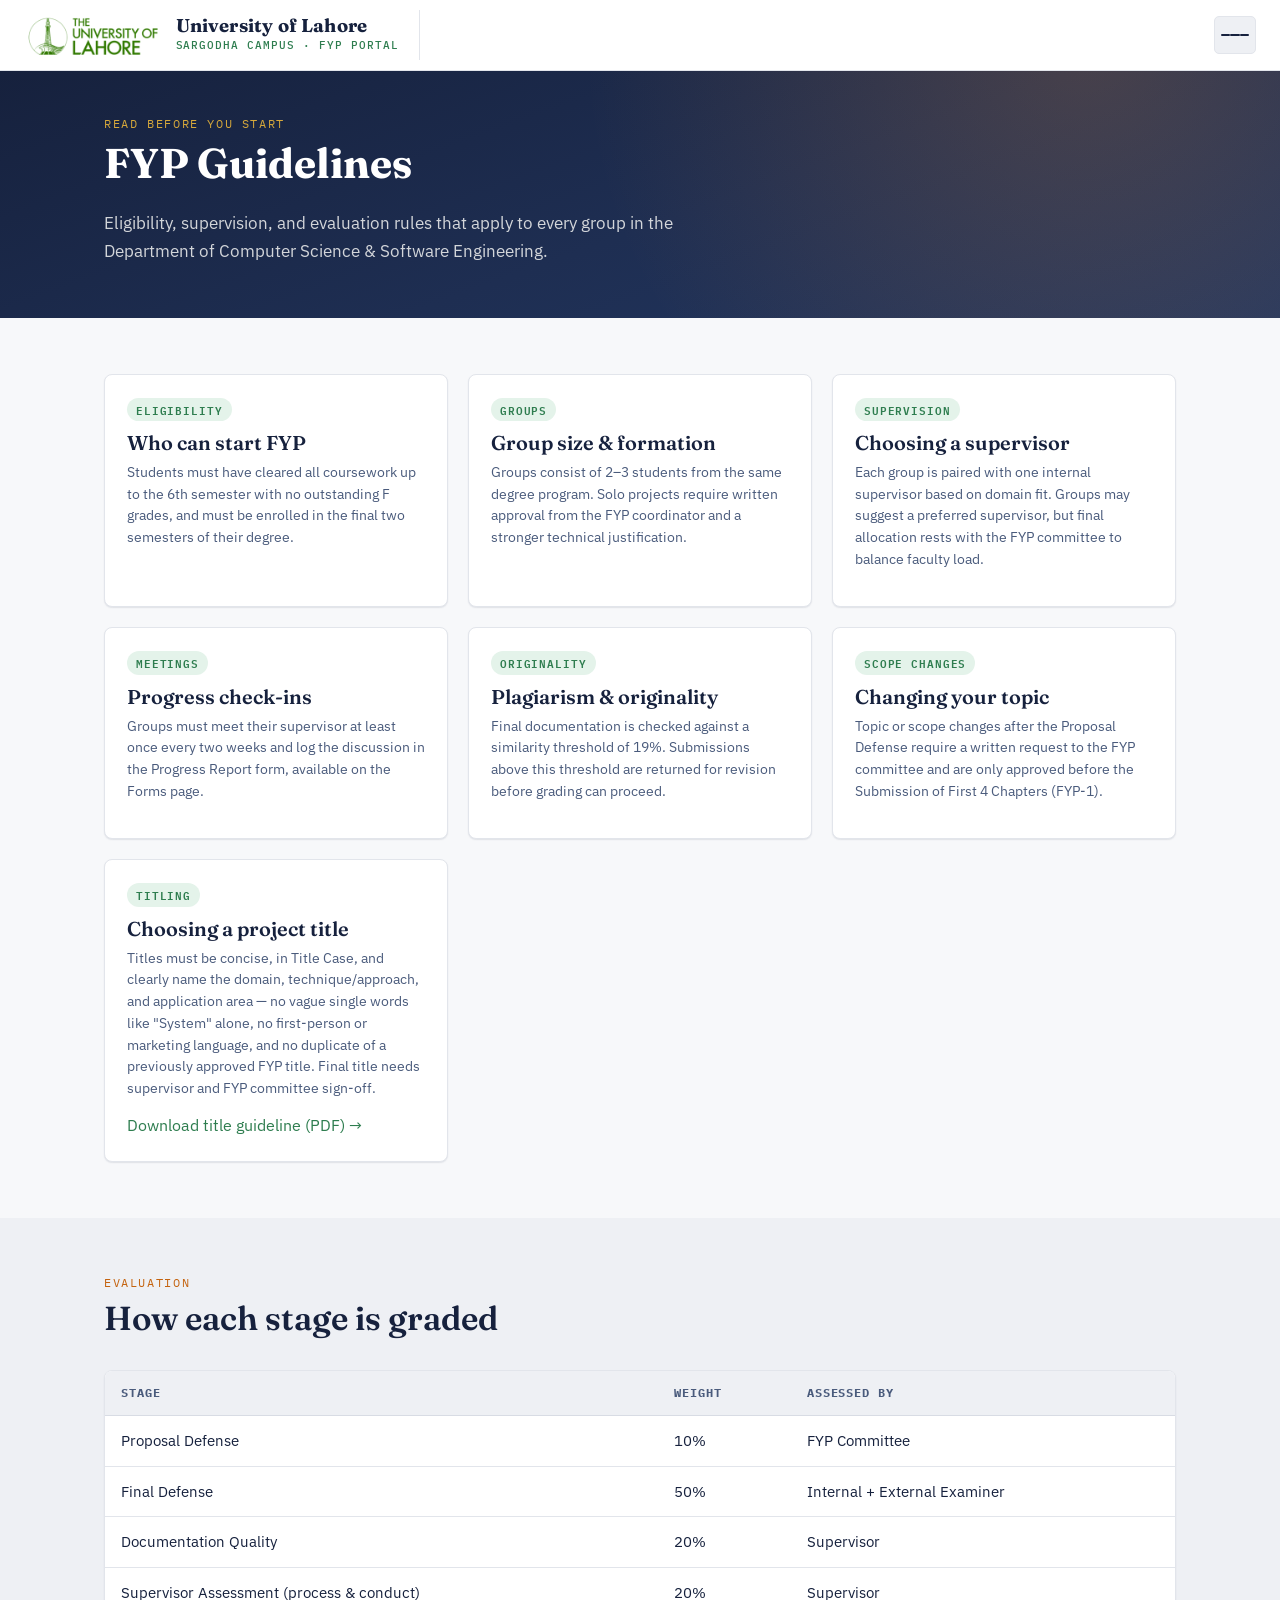
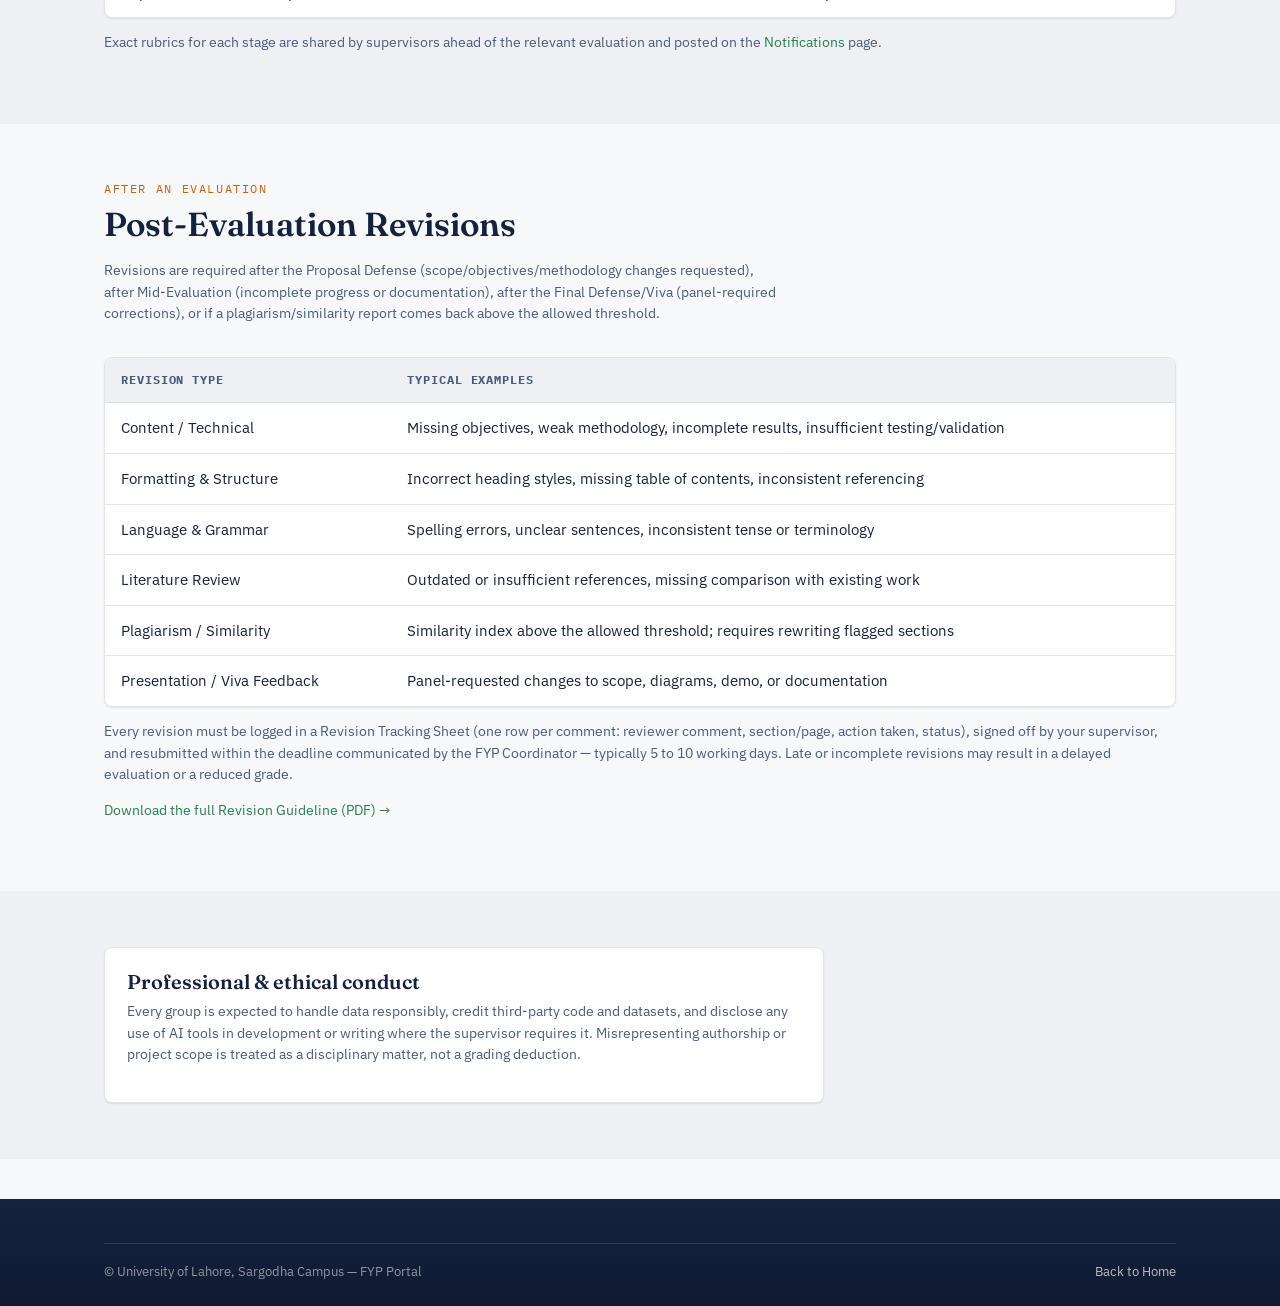
<file: guidelines.html>
<!DOCTYPE html>
<html lang="en">
<head>
<meta charset="UTF-8">
<meta name="viewport" content="width=device-width, initial-scale=1.0">
<title>FYP Guidelines | UOL Sargodha Campus</title>
<link rel="icon" type="image/png" href="uol-logo.png">
<link rel="stylesheet" href="style.css">
</head>
<body>

<header class="site-header">
  <nav class="nav-bar">
    <a href="index.html" class="brand">
      <img src="uol-logo.png" alt="University of Lahore logo" class="brand-logo">
      <span class="brand-text">
        <span class="line1">University of Lahore</span>
        <span class="line2">Sargodha Campus · FYP Portal</span>
      </span>
    </a>
    <button class="nav-toggle" aria-label="Toggle menu"><span></span></button>
    <ul class="nav-links">
      <li><a href="index.html">Home</a></li>
      <li><a href="announcements.html">Announcements</a></li>
      <li><a href="guidelines.html" class="active">Guidelines</a></li>
      <li><a href="project-ideas.html">Project Ideas</a></li>
      <li><a href="timeline.html">Timeline</a></li>
      <li><a href="forms.html">Forms</a></li>
      <li><a href="documentation-template.html">Documentation</a></li>
      <li><a href="notifications.html">Notifications</a></li>
      <li><a href="results.html">Status / Results</a></li>
    </ul>
  </nav>
</header>

<section class="hero" style="padding:44px 0 36px;">
  <div class="container">
    <span class="eyebrow">Read before you start</span>
    <h1 style="font-size: clamp(1.9rem, 3.4vw, 2.6rem);">FYP Guidelines</h1>
    <p class="lead">Eligibility, supervision, and evaluation rules that apply to every group in the Department of Computer Science &amp; Software Engineering.</p>
  </div>
</section>

<section class="section">
  <div class="container">
    <div class="grid grid-wide">

      <div class="card">
        <span class="tag">Eligibility</span>
        <h3>Who can start FYP</h3>
        <p class="small-note">Students must have cleared all coursework up to the 6th semester with no outstanding F grades, and must be enrolled in the final two semesters of their degree.</p>
      </div>

      <div class="card">
        <span class="tag">Groups</span>
        <h3>Group size &amp; formation</h3>
        <p class="small-note">Groups consist of 2–3 students from the same degree program. Solo projects require written approval from the FYP coordinator and a stronger technical justification.</p>
      </div>

      <div class="card">
        <span class="tag">Supervision</span>
        <h3>Choosing a supervisor</h3>
        <p class="small-note">Each group is paired with one internal supervisor based on domain fit. Groups may suggest a preferred supervisor, but final allocation rests with the FYP committee to balance faculty load.</p>
      </div>

      <div class="card">
        <span class="tag">Meetings</span>
        <h3>Progress check-ins</h3>
        <p class="small-note">Groups must meet their supervisor at least once every two weeks and log the discussion in the Progress Report form, available on the Forms page.</p>
      </div>

      <div class="card">
        <span class="tag">Originality</span>
        <h3>Plagiarism &amp; originality</h3>
        <p class="small-note">Final documentation is checked against a similarity threshold of 19%. Submissions above this threshold are returned for revision before grading can proceed.</p>
      </div>

      <div class="card">
        <span class="tag">Scope changes</span>
        <h3>Changing your topic</h3>
        <p class="small-note">Topic or scope changes after the Proposal Defense require a written request to the FYP committee and are only approved before the Submission of First 4 Chapters (FYP-1).</p>
      </div>

      <div class="card" id="titles">
        <span class="tag">Titling</span>
        <h3>Choosing a project title</h3>
        <p class="small-note">Titles must be concise, in Title Case, and clearly name the domain, technique/approach, and application area — no vague single words like "System" alone, no first-person or marketing language, and no duplicate of a previously approved FYP title. Final title needs supervisor and FYP committee sign-off.</p>
        <a href="documents/Guideline_for_Project_name_and_Title.pdf" download>Download title guideline (PDF) &rarr;</a>
      </div>

    </div>
  </div>
</section>

<section class="section section-alt">
  <div class="container">
    <div class="section-head">
      <span class="eyebrow">Evaluation</span>
      <h2 class="mt-0">How each stage is graded</h2>
    </div>
    <div class="table-wrap">
      <table>
        <thead>
          <tr><th>Stage</th><th>Weight</th><th>Assessed by</th></tr>
        </thead>
        <tbody>
          <tr><td>Proposal Defense</td><td>10%</td><td>FYP Committee</td></tr>
          <tr><td>Final Defense</td><td>50%</td><td>Internal + External Examiner</td></tr>
          <tr><td>Documentation Quality</td><td>20%</td><td>Supervisor</td></tr>
          <tr><td>Supervisor Assessment (process &amp; conduct)</td><td>20%</td><td>Supervisor</td></tr>
        </tbody>
      </table>
    </div>
    <p class="small-note" style="margin-top:14px;">Exact rubrics for each stage are shared by supervisors ahead of the relevant evaluation and posted on the <a href="notifications.html">Notifications</a> page.</p>
  </div>
</section>

<section class="section" id="revisions">
  <div class="container">
    <div class="section-head">
      <span class="eyebrow">After an evaluation</span>
      <h2 class="mt-0">Post-Evaluation Revisions</h2>
      <p class="small-note">Revisions are required after the Proposal Defense (scope/objectives/methodology changes requested), after Mid-Evaluation (incomplete progress or documentation), after the Final Defense/Viva (panel-required corrections), or if a plagiarism/similarity report comes back above the allowed threshold.</p>
    </div>

    <div class="table-wrap">
      <table>
        <thead>
          <tr><th>Revision Type</th><th>Typical Examples</th></tr>
        </thead>
        <tbody>
          <tr><td>Content / Technical</td><td>Missing objectives, weak methodology, incomplete results, insufficient testing/validation</td></tr>
          <tr><td>Formatting &amp; Structure</td><td>Incorrect heading styles, missing table of contents, inconsistent referencing</td></tr>
          <tr><td>Language &amp; Grammar</td><td>Spelling errors, unclear sentences, inconsistent tense or terminology</td></tr>
          <tr><td>Literature Review</td><td>Outdated or insufficient references, missing comparison with existing work</td></tr>
          <tr><td>Plagiarism / Similarity</td><td>Similarity index above the allowed threshold; requires rewriting flagged sections</td></tr>
          <tr><td>Presentation / Viva Feedback</td><td>Panel-requested changes to scope, diagrams, demo, or documentation</td></tr>
        </tbody>
      </table>
    </div>

    <p class="small-note" style="margin-top:14px;">Every revision must be logged in a Revision Tracking Sheet (one row per comment: reviewer comment, section/page, action taken, status), signed off by your supervisor, and resubmitted within the deadline communicated by the FYP Coordinator — typically 5 to 10 working days. Late or incomplete revisions may result in a delayed evaluation or a reduced grade.</p>
    <p class="small-note"><a href="documents/FYP_Revision_Guideline.pdf" download>Download the full Revision Guideline (PDF) &rarr;</a></p>
  </div>
</section>

<section class="section section-alt">
  <div class="container">
    <div class="card" style="max-width:720px;">
      <h3>Professional &amp; ethical conduct</h3>
      <p class="small-note">Every group is expected to handle data responsibly, credit third-party code and datasets, and disclose any use of AI tools in development or writing where the supervisor requires it. Misrepresenting authorship or project scope is treated as a disciplinary matter, not a grading deduction.</p>
    </div>
  </div>
</section>

<footer class="site-footer">
  <div class="container">
    <div class="footer-bottom">
      <span>&copy; University of Lahore, Sargodha Campus — FYP Portal</span>
      <span><a href="index.html">Back to Home</a></span>
    </div>
  </div>
</footer>

<script src="script.js"></script>
</body>
</html>
</file>
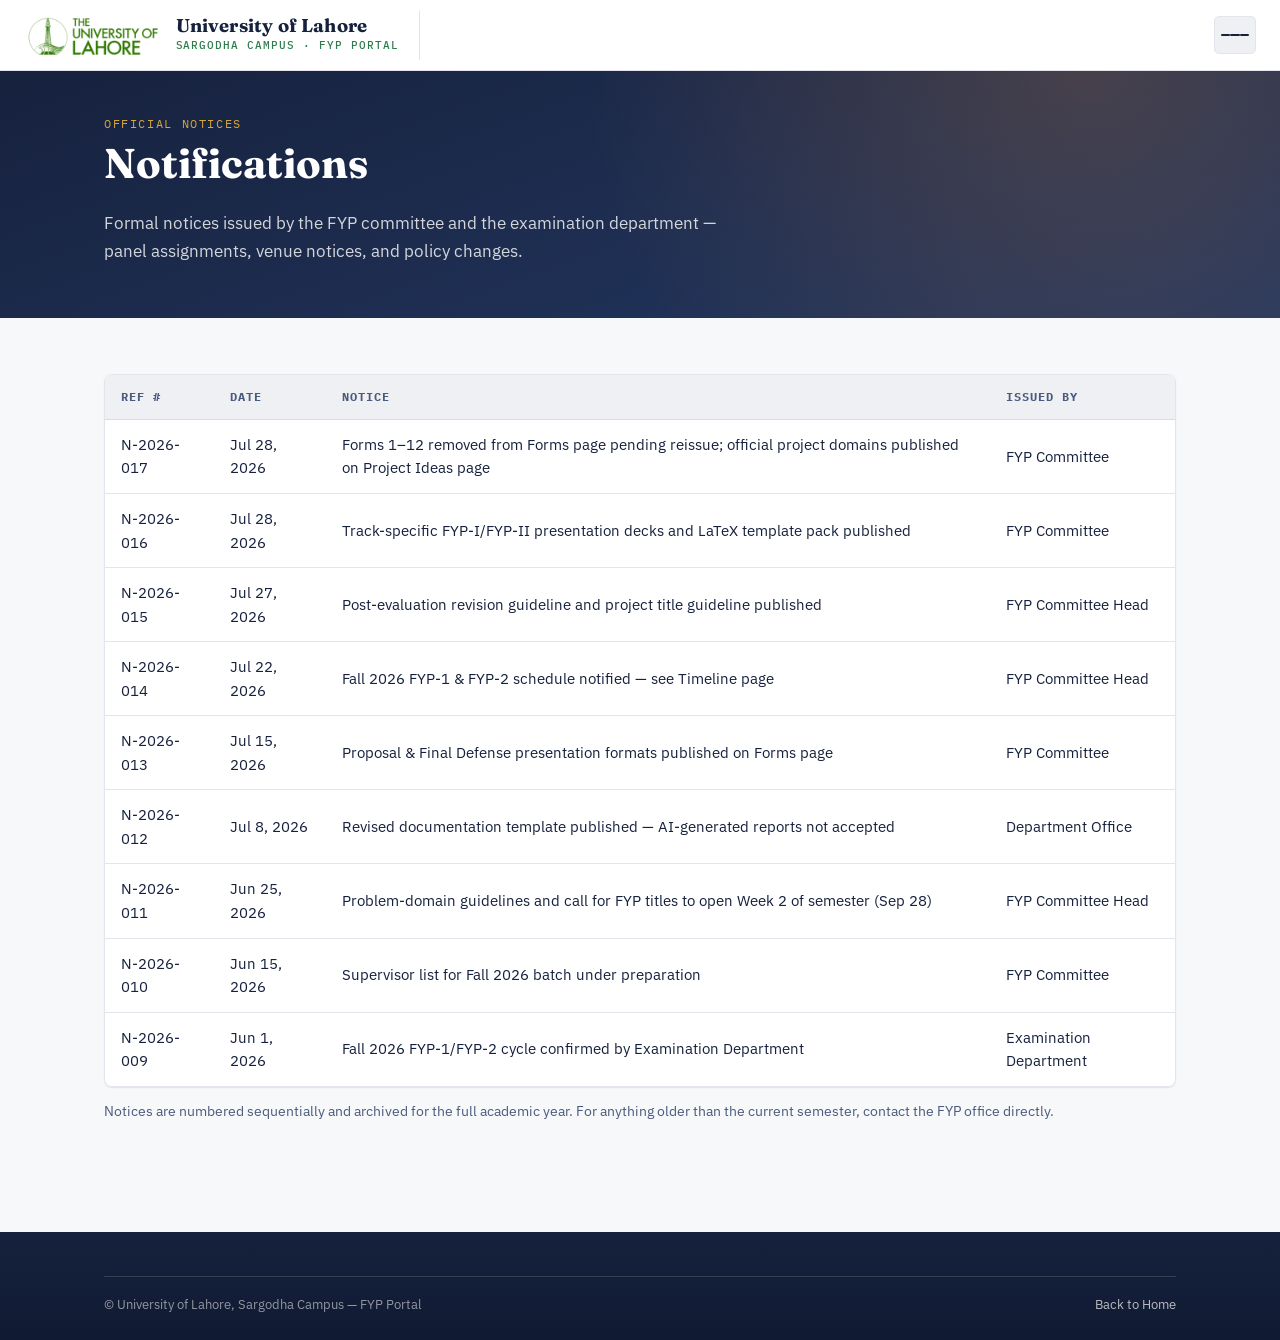
<file: notifications.html>
<!DOCTYPE html>
<html lang="en">
<head>
<meta charset="UTF-8">
<meta name="viewport" content="width=device-width, initial-scale=1.0">
<title>Notifications | UOL Sargodha Campus FYP Portal</title>
<link rel="icon" type="image/png" href="uol-logo.png">
<link rel="stylesheet" href="style.css">
</head>
<body>

<header class="site-header">
  <nav class="nav-bar">
    <a href="index.html" class="brand">
      <img src="uol-logo.png" alt="University of Lahore logo" class="brand-logo">
      <span class="brand-text">
        <span class="line1">University of Lahore</span>
        <span class="line2">Sargodha Campus · FYP Portal</span>
      </span>
    </a>
    <button class="nav-toggle" aria-label="Toggle menu"><span></span></button>
    <ul class="nav-links">
      <li><a href="index.html">Home</a></li>
      <li><a href="announcements.html">Announcements</a></li>
      <li><a href="guidelines.html">Guidelines</a></li>
      <li><a href="project-ideas.html">Project Ideas</a></li>
      <li><a href="timeline.html">Timeline</a></li>
      <li><a href="forms.html">Forms</a></li>
      <li><a href="documentation-template.html">Documentation</a></li>
      <li><a href="notifications.html" class="active">Notifications</a></li>
      <li><a href="results.html">Status / Results</a></li>
    </ul>
  </nav>
</header>

<section class="hero" style="padding:44px 0 36px;">
  <div class="container">
    <span class="eyebrow">Official notices</span>
    <h1 style="font-size: clamp(1.9rem, 3.4vw, 2.6rem);">Notifications</h1>
    <p class="lead">Formal notices issued by the FYP committee and the examination department — panel assignments, venue notices, and policy changes.</p>
  </div>
</section>

<section class="section">
  <div class="container">
    <div class="table-wrap">
      <table>
        <thead>
          <tr><th>Ref #</th><th>Date</th><th>Notice</th><th>Issued by</th></tr>
        </thead>
        <tbody>
          <tr><td>N-2026-017</td><td>Jul 28, 2026</td><td>Forms 1&ndash;12 removed from Forms page pending reissue; official project domains published on Project Ideas page</td><td>FYP Committee</td></tr>
          <tr><td>N-2026-016</td><td>Jul 28, 2026</td><td>Track-specific FYP-I/FYP-II presentation decks and LaTeX template pack published</td><td>FYP Committee</td></tr>
          <tr><td>N-2026-015</td><td>Jul 27, 2026</td><td>Post-evaluation revision guideline and project title guideline published</td><td>FYP Committee Head</td></tr>
          <tr><td>N-2026-014</td><td>Jul 22, 2026</td><td>Fall 2026 FYP-1 &amp; FYP-2 schedule notified — see Timeline page</td><td>FYP Committee Head</td></tr>
          <tr><td>N-2026-013</td><td>Jul 15, 2026</td><td>Proposal &amp; Final Defense presentation formats published on Forms page</td><td>FYP Committee</td></tr>
          <tr><td>N-2026-012</td><td>Jul 8, 2026</td><td>Revised documentation template published — AI-generated reports not accepted</td><td>Department Office</td></tr>
          <tr><td>N-2026-011</td><td>Jun 25, 2026</td><td>Problem-domain guidelines and call for FYP titles to open Week 2 of semester (Sep 28)</td><td>FYP Committee Head</td></tr>
          <tr><td>N-2026-010</td><td>Jun 15, 2026</td><td>Supervisor list for Fall 2026 batch under preparation</td><td>FYP Committee</td></tr>
          <tr><td>N-2026-009</td><td>Jun 1, 2026</td><td>Fall 2026 FYP-1/FYP-2 cycle confirmed by Examination Department</td><td>Examination Department</td></tr>
        </tbody>
      </table>
    </div>
    <p class="small-note" style="margin-top:14px;">Notices are numbered sequentially and archived for the full academic year. For anything older than the current semester, contact the FYP office directly.</p>
  </div>
</section>

<footer class="site-footer">
  <div class="container">
    <div class="footer-bottom">
      <span>&copy; University of Lahore, Sargodha Campus — FYP Portal</span>
      <span><a href="index.html">Back to Home</a></span>
    </div>
  </div>
</footer>

<script src="script.js"></script>
</body>
</html>
</file>
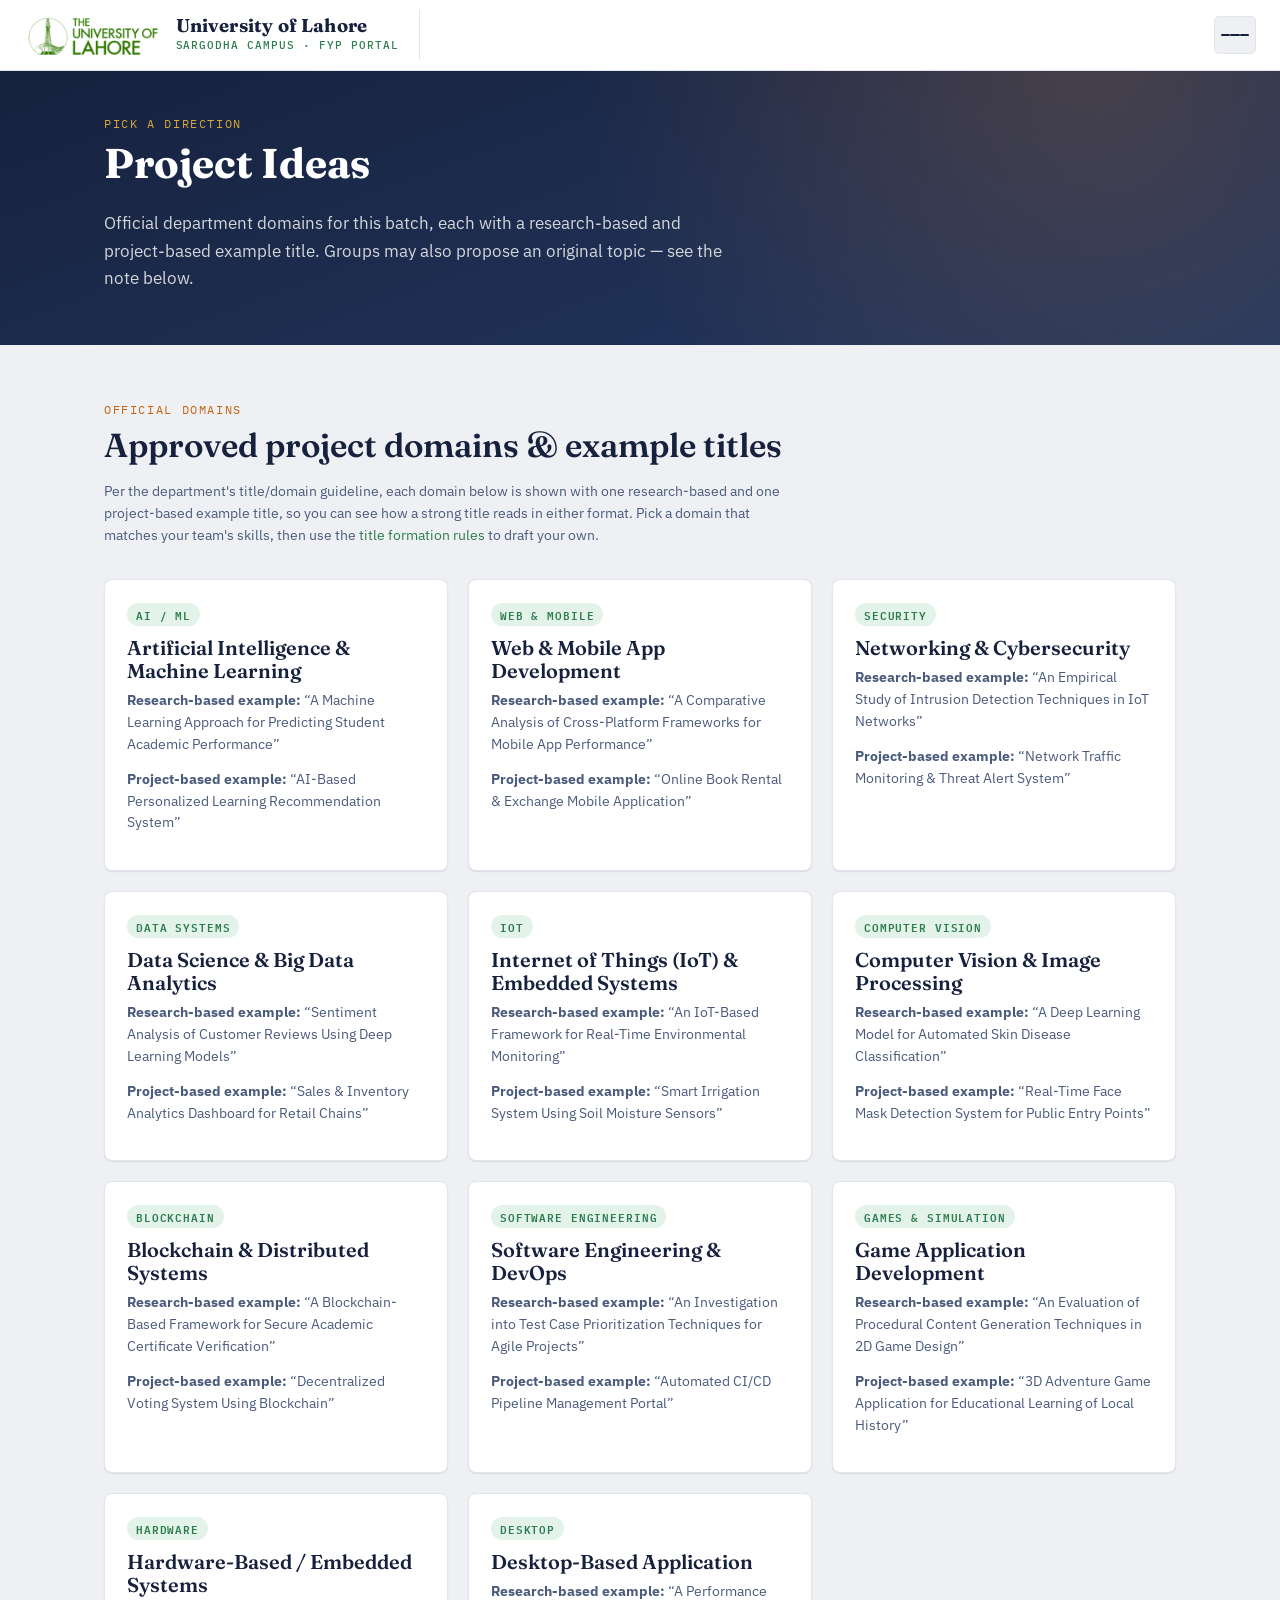
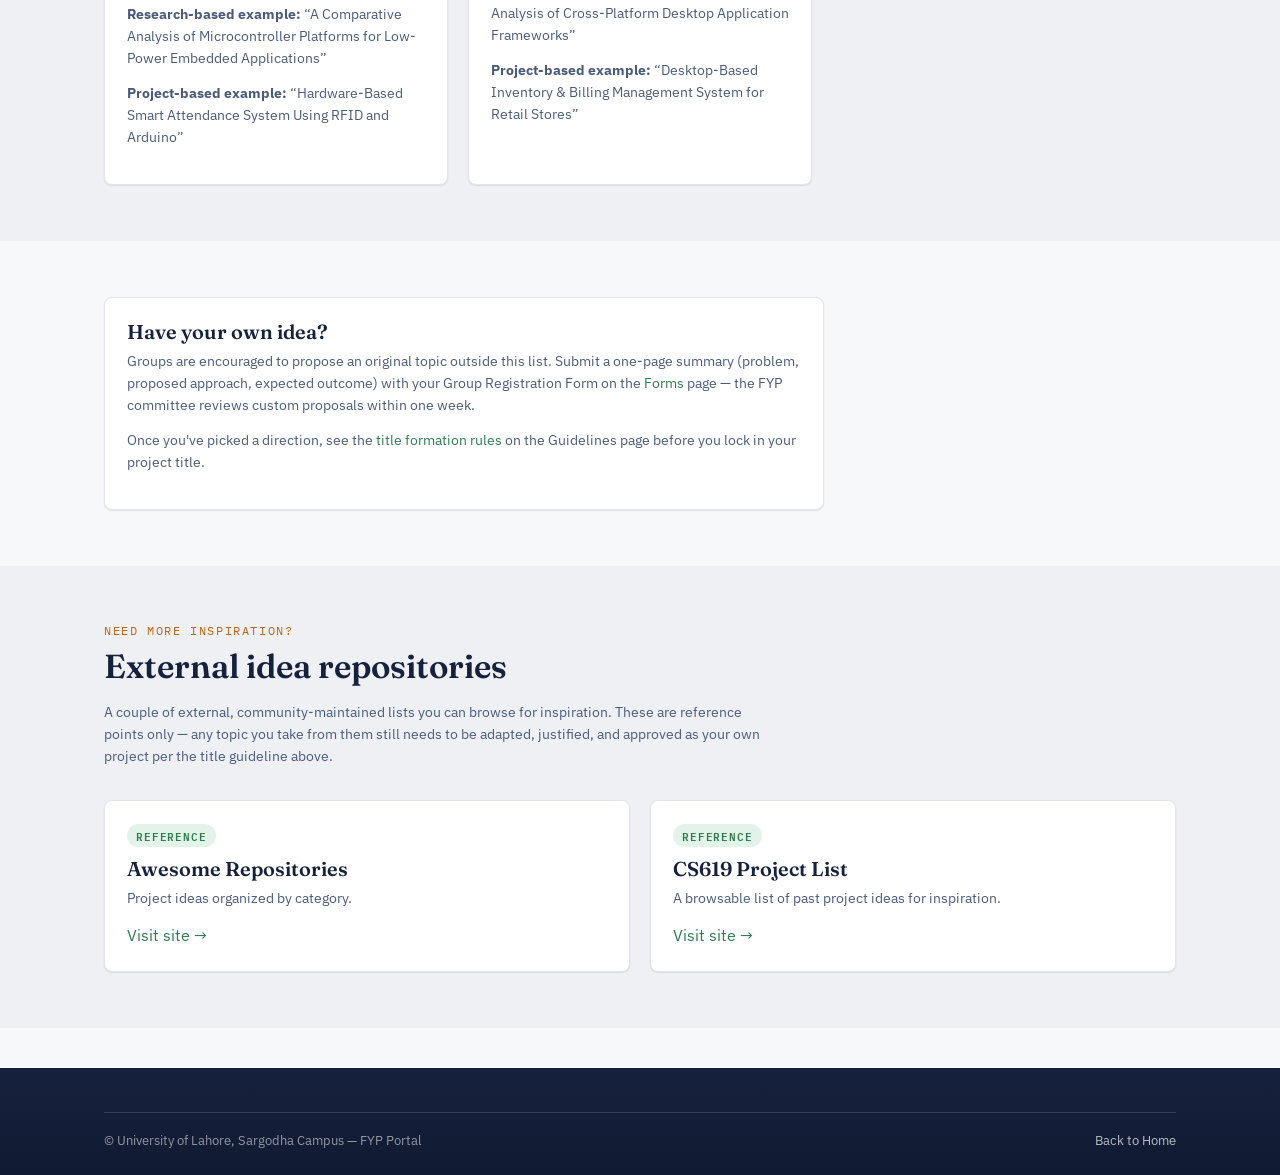
<file: project-ideas.html>
<!DOCTYPE html>
<html lang="en">
<head>
<meta charset="UTF-8">
<meta name="viewport" content="width=device-width, initial-scale=1.0">
<title>Project Ideas | UOL Sargodha Campus FYP Portal</title>
<link rel="icon" type="image/png" href="uol-logo.png">
<link rel="stylesheet" href="style.css">
</head>
<body>

<header class="site-header">
  <nav class="nav-bar">
    <a href="index.html" class="brand">
      <img src="uol-logo.png" alt="University of Lahore logo" class="brand-logo">
      <span class="brand-text">
        <span class="line1">University of Lahore</span>
        <span class="line2">Sargodha Campus · FYP Portal</span>
      </span>
    </a>
    <button class="nav-toggle" aria-label="Toggle menu"><span></span></button>
    <ul class="nav-links">
      <li><a href="index.html">Home</a></li>
      <li><a href="announcements.html">Announcements</a></li>
      <li><a href="guidelines.html">Guidelines</a></li>
      <li><a href="project-ideas.html" class="active">Project Ideas</a></li>
      <li><a href="timeline.html">Timeline</a></li>
      <li><a href="forms.html">Forms</a></li>
      <li><a href="documentation-template.html">Documentation</a></li>
      <li><a href="notifications.html">Notifications</a></li>
      <li><a href="results.html">Status / Results</a></li>
    </ul>
  </nav>
</header>

<section class="hero" style="padding:44px 0 36px;">
  <div class="container">
    <span class="eyebrow">Pick a direction</span>
    <h1 style="font-size: clamp(1.9rem, 3.4vw, 2.6rem);">Project Ideas</h1>
    <p class="lead">Official department domains for this batch, each with a research-based and project-based example title. Groups may also propose an original topic — see the note below.</p>
  </div>
</section>

<section class="section section-alt">
  <div class="container">
    <div class="section-head">
      <span class="eyebrow">Official domains</span>
      <h2 class="mt-0">Approved project domains &amp; example titles</h2>
      <p class="small-note">Per the department's title/domain guideline, each domain below is shown with one research-based and one project-based example title, so you can see how a strong title reads in either format. Pick a domain that matches your team's skills, then use the <a href="guidelines.html#titles">title formation rules</a> to draft your own.</p>
    </div>
    <div class="grid">

      <div class="card">
        <span class="tag">AI / ML</span>
        <h3>Artificial Intelligence &amp; Machine Learning</h3>
        <p class="small-note"><strong>Research-based example:</strong> &ldquo;A Machine Learning Approach for Predicting Student Academic Performance&rdquo;</p>
        <p class="small-note"><strong>Project-based example:</strong> &ldquo;AI-Based Personalized Learning Recommendation System&rdquo;</p>
      </div>

      <div class="card">
        <span class="tag">Web &amp; Mobile</span>
        <h3>Web &amp; Mobile App Development</h3>
        <p class="small-note"><strong>Research-based example:</strong> &ldquo;A Comparative Analysis of Cross-Platform Frameworks for Mobile App Performance&rdquo;</p>
        <p class="small-note"><strong>Project-based example:</strong> &ldquo;Online Book Rental &amp; Exchange Mobile Application&rdquo;</p>
      </div>

      <div class="card">
        <span class="tag">Security</span>
        <h3>Networking &amp; Cybersecurity</h3>
        <p class="small-note"><strong>Research-based example:</strong> &ldquo;An Empirical Study of Intrusion Detection Techniques in IoT Networks&rdquo;</p>
        <p class="small-note"><strong>Project-based example:</strong> &ldquo;Network Traffic Monitoring &amp; Threat Alert System&rdquo;</p>
      </div>

      <div class="card">
        <span class="tag">Data Systems</span>
        <h3>Data Science &amp; Big Data Analytics</h3>
        <p class="small-note"><strong>Research-based example:</strong> &ldquo;Sentiment Analysis of Customer Reviews Using Deep Learning Models&rdquo;</p>
        <p class="small-note"><strong>Project-based example:</strong> &ldquo;Sales &amp; Inventory Analytics Dashboard for Retail Chains&rdquo;</p>
      </div>

      <div class="card">
        <span class="tag">IoT</span>
        <h3>Internet of Things (IoT) &amp; Embedded Systems</h3>
        <p class="small-note"><strong>Research-based example:</strong> &ldquo;An IoT-Based Framework for Real-Time Environmental Monitoring&rdquo;</p>
        <p class="small-note"><strong>Project-based example:</strong> &ldquo;Smart Irrigation System Using Soil Moisture Sensors&rdquo;</p>
      </div>

      <div class="card">
        <span class="tag">Computer Vision</span>
        <h3>Computer Vision &amp; Image Processing</h3>
        <p class="small-note"><strong>Research-based example:</strong> &ldquo;A Deep Learning Model for Automated Skin Disease Classification&rdquo;</p>
        <p class="small-note"><strong>Project-based example:</strong> &ldquo;Real-Time Face Mask Detection System for Public Entry Points&rdquo;</p>
      </div>

      <div class="card">
        <span class="tag">Blockchain</span>
        <h3>Blockchain &amp; Distributed Systems</h3>
        <p class="small-note"><strong>Research-based example:</strong> &ldquo;A Blockchain-Based Framework for Secure Academic Certificate Verification&rdquo;</p>
        <p class="small-note"><strong>Project-based example:</strong> &ldquo;Decentralized Voting System Using Blockchain&rdquo;</p>
      </div>

      <div class="card">
        <span class="tag">Software Engineering</span>
        <h3>Software Engineering &amp; DevOps</h3>
        <p class="small-note"><strong>Research-based example:</strong> &ldquo;An Investigation into Test Case Prioritization Techniques for Agile Projects&rdquo;</p>
        <p class="small-note"><strong>Project-based example:</strong> &ldquo;Automated CI/CD Pipeline Management Portal&rdquo;</p>
      </div>

      <div class="card">
        <span class="tag">Games &amp; Simulation</span>
        <h3>Game Application Development</h3>
        <p class="small-note"><strong>Research-based example:</strong> &ldquo;An Evaluation of Procedural Content Generation Techniques in 2D Game Design&rdquo;</p>
        <p class="small-note"><strong>Project-based example:</strong> &ldquo;3D Adventure Game Application for Educational Learning of Local History&rdquo;</p>
      </div>

      <div class="card">
        <span class="tag">Hardware</span>
        <h3>Hardware-Based / Embedded Systems</h3>
        <p class="small-note"><strong>Research-based example:</strong> &ldquo;A Comparative Analysis of Microcontroller Platforms for Low-Power Embedded Applications&rdquo;</p>
        <p class="small-note"><strong>Project-based example:</strong> &ldquo;Hardware-Based Smart Attendance System Using RFID and Arduino&rdquo;</p>
      </div>

      <div class="card">
        <span class="tag">Desktop</span>
        <h3>Desktop-Based Application</h3>
        <p class="small-note"><strong>Research-based example:</strong> &ldquo;A Performance Analysis of Cross-Platform Desktop Application Frameworks&rdquo;</p>
        <p class="small-note"><strong>Project-based example:</strong> &ldquo;Desktop-Based Inventory &amp; Billing Management System for Retail Stores&rdquo;</p>
      </div>

    </div>
  </div>
</section>

<section class="section">
  <div class="container">
    <div class="card" style="max-width:720px;">
      <h3>Have your own idea?</h3>
      <p class="small-note">Groups are encouraged to propose an original topic outside this list. Submit a one-page summary (problem, proposed approach, expected outcome) with your Group Registration Form on the <a href="forms.html">Forms</a> page — the FYP committee reviews custom proposals within one week.</p>
      <p class="small-note">Once you've picked a direction, see the <a href="guidelines.html#titles">title formation rules</a> on the Guidelines page before you lock in your project title.</p>
    </div>
  </div>
</section>

<section class="section section-alt">
  <div class="container">
    <div class="section-head">
      <span class="eyebrow">Need more inspiration?</span>
      <h2 class="mt-0">External idea repositories</h2>
      <p class="small-note">A couple of external, community-maintained lists you can browse for inspiration. These are reference points only — any topic you take from them still needs to be adapted, justified, and approved as your own project per the title guideline above.</p>
    </div>
    <div class="grid">
      <div class="card">
        <span class="tag">Reference</span>
        <h3>Awesome Repositories</h3>
        <p class="small-note">Project ideas organized by category.</p>
        <a href="https://awesome-repositories.com/" target="_blank" rel="noopener">Visit site &rarr;</a>
      </div>
      <div class="card">
        <span class="tag">Reference</span>
        <h3>CS619 Project List</h3>
        <p class="small-note">A browsable list of past project ideas for inspiration.</p>
        <a href="https://www.cs619project.com/projects" target="_blank" rel="noopener">Visit site &rarr;</a>
      </div>
    </div>
  </div>
</section>

<footer class="site-footer">
  <div class="container">
    <div class="footer-bottom">
      <span>&copy; University of Lahore, Sargodha Campus — FYP Portal</span>
      <span><a href="index.html">Back to Home</a></span>
    </div>
  </div>
</footer>

<script src="script.js"></script>
</body>
</html>
</file>
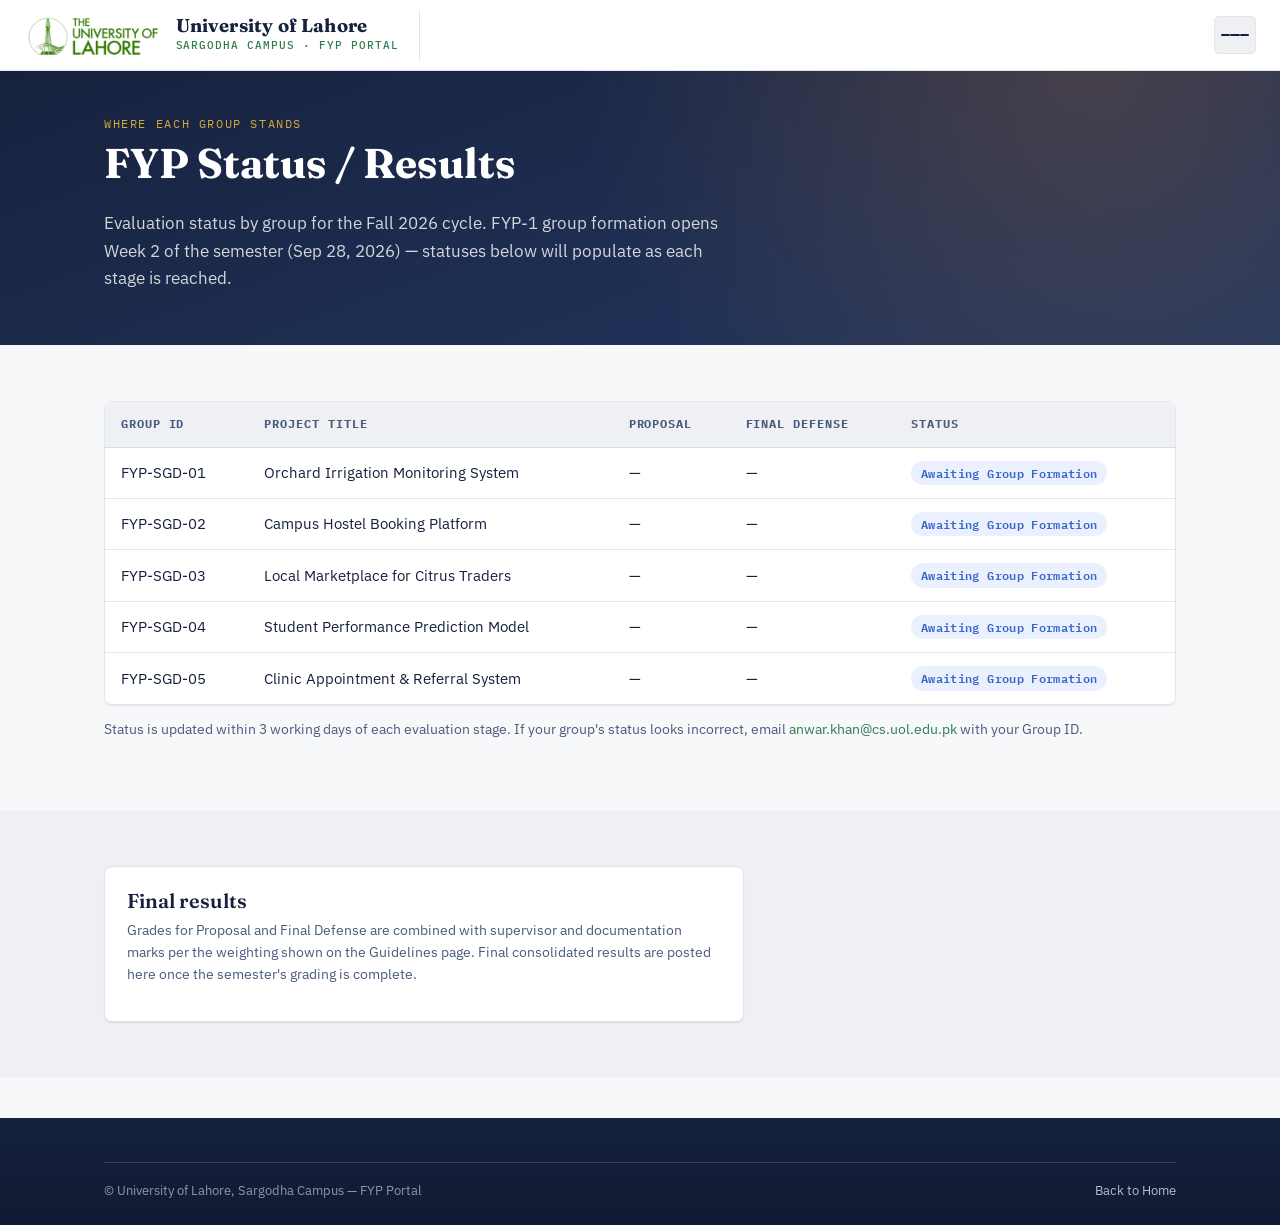
<file: results.html>
<!DOCTYPE html>
<html lang="en">
<head>
<meta charset="UTF-8">
<meta name="viewport" content="width=device-width, initial-scale=1.0">
<title>FYP Status / Results | UOL Sargodha Campus</title>
<link rel="icon" type="image/png" href="uol-logo.png">
<link rel="stylesheet" href="style.css">
</head>
<body>

<header class="site-header">
  <nav class="nav-bar">
    <a href="index.html" class="brand">
      <img src="uol-logo.png" alt="University of Lahore logo" class="brand-logo">
      <span class="brand-text">
        <span class="line1">University of Lahore</span>
        <span class="line2">Sargodha Campus · FYP Portal</span>
      </span>
    </a>
    <button class="nav-toggle" aria-label="Toggle menu"><span></span></button>
    <ul class="nav-links">
      <li><a href="index.html">Home</a></li>
      <li><a href="announcements.html">Announcements</a></li>
      <li><a href="guidelines.html">Guidelines</a></li>
      <li><a href="project-ideas.html">Project Ideas</a></li>
      <li><a href="timeline.html">Timeline</a></li>
      <li><a href="forms.html">Forms</a></li>
      <li><a href="documentation-template.html">Documentation</a></li>
      <li><a href="notifications.html">Notifications</a></li>
      <li><a href="results.html" class="active">Status / Results</a></li>
    </ul>
  </nav>
</header>

<section class="hero" style="padding:44px 0 36px;">
  <div class="container">
    <span class="eyebrow">Where each group stands</span>
    <h1 style="font-size: clamp(1.9rem, 3.4vw, 2.6rem);">FYP Status / Results</h1>
    <p class="lead">Evaluation status by group for the Fall 2026 cycle. FYP-1 group formation opens Week 2 of the semester (Sep 28, 2026) — statuses below will populate as each stage is reached.</p>
  </div>
</section>

<section class="section">
  <div class="container">
    <div class="table-wrap">
      <table>
        <thead>
          <tr><th>Group ID</th><th>Project Title</th><th>Proposal</th><th>Final Defense</th><th>Status</th></tr>
        </thead>
        <tbody>
          <tr><td>FYP-SGD-01</td><td>Orchard Irrigation Monitoring System</td><td>—</td><td>—</td><td><span class="status status-awaiting">Awaiting Group Formation</span></td></tr>
          <tr><td>FYP-SGD-02</td><td>Campus Hostel Booking Platform</td><td>—</td><td>—</td><td><span class="status status-awaiting">Awaiting Group Formation</span></td></tr>
          <tr><td>FYP-SGD-03</td><td>Local Marketplace for Citrus Traders</td><td>—</td><td>—</td><td><span class="status status-awaiting">Awaiting Group Formation</span></td></tr>
          <tr><td>FYP-SGD-04</td><td>Student Performance Prediction Model</td><td>—</td><td>—</td><td><span class="status status-awaiting">Awaiting Group Formation</span></td></tr>
          <tr><td>FYP-SGD-05</td><td>Clinic Appointment &amp; Referral System</td><td>—</td><td>—</td><td><span class="status status-awaiting">Awaiting Group Formation</span></td></tr>
        </tbody>
      </table>
    </div>
    <p class="small-note" style="margin-top:14px;">Status is updated within 3 working days of each evaluation stage. If your group's status looks incorrect, email <a href="mailto:anwar.khan@cs.uol.edu.pk">anwar.khan@cs.uol.edu.pk</a> with your Group ID.</p>
  </div>
</section>

<section class="section section-alt">
  <div class="container">
    <div class="card" style="max-width:640px;">
      <h3>Final results</h3>
      <p class="small-note">Grades for Proposal and Final Defense are combined with supervisor and documentation marks per the weighting shown on the Guidelines page. Final consolidated results are posted here once the semester's grading is complete.</p>
    </div>
  </div>
</section>

<footer class="site-footer">
  <div class="container">
    <div class="footer-bottom">
      <span>&copy; University of Lahore, Sargodha Campus — FYP Portal</span>
      <span><a href="index.html">Back to Home</a></span>
    </div>
  </div>
</footer>

<script src="script.js"></script>
</body>
</html>
</file>
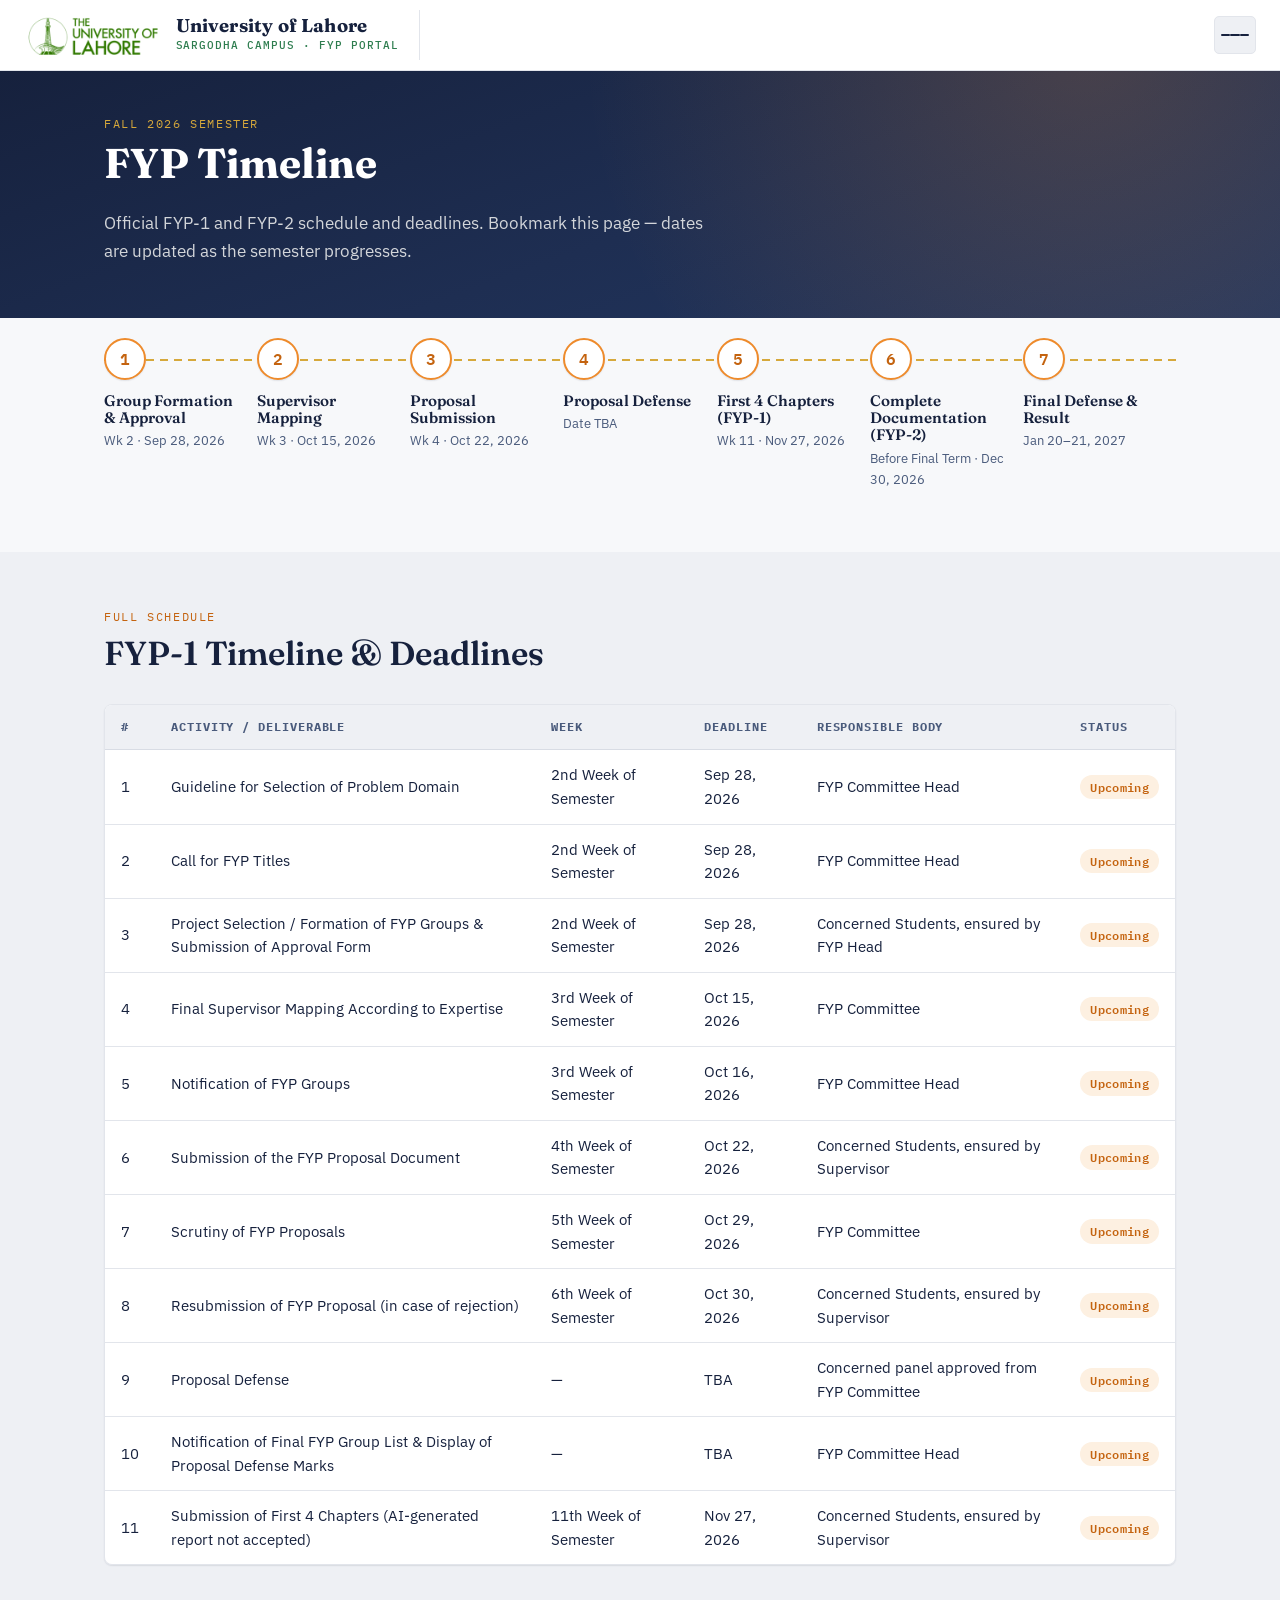
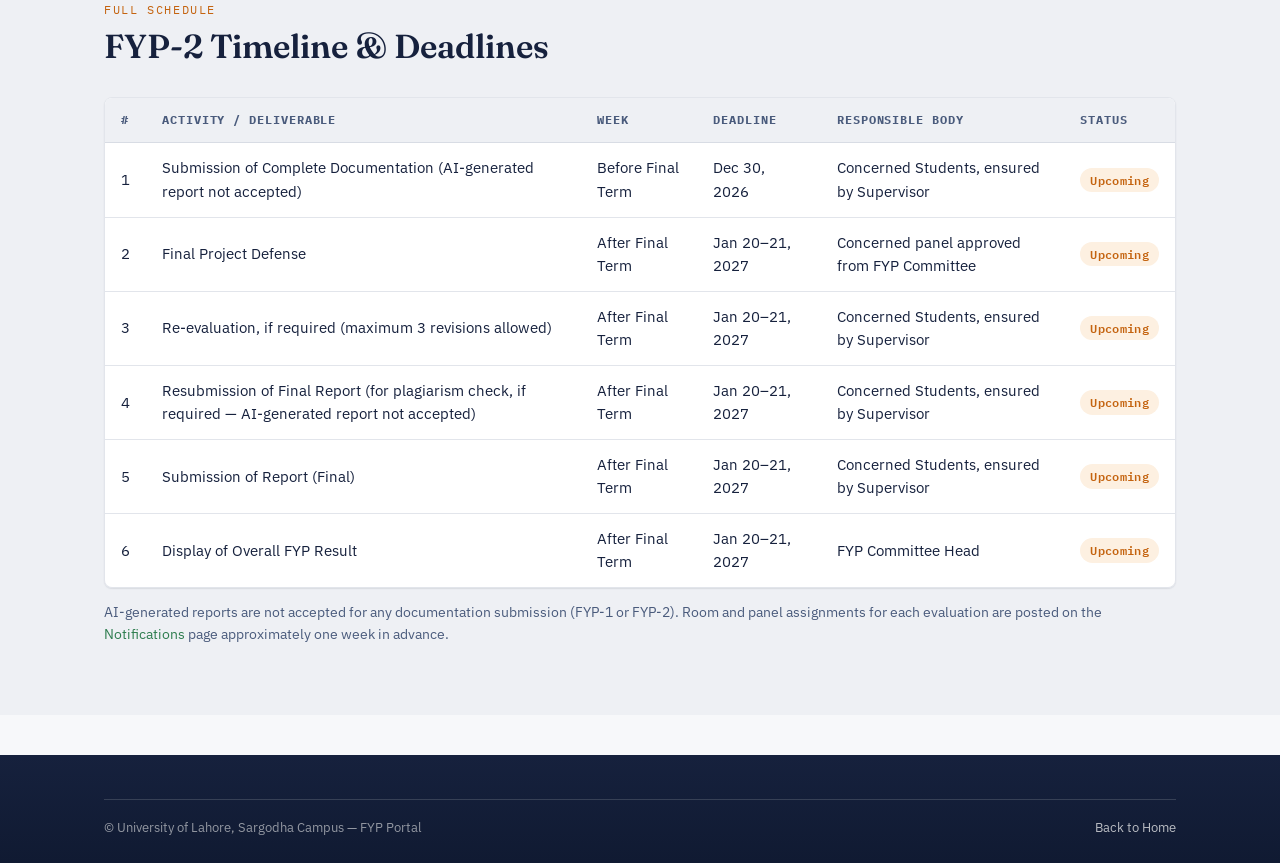
<file: timeline.html>
<!DOCTYPE html>
<html lang="en">
<head>
<meta charset="UTF-8">
<meta name="viewport" content="width=device-width, initial-scale=1.0">
<title>FYP Timeline | UOL Sargodha Campus</title>
<link rel="icon" type="image/png" href="uol-logo.png">
<link rel="stylesheet" href="style.css">
</head>
<body>

<header class="site-header">
  <nav class="nav-bar">
    <a href="index.html" class="brand">
      <img src="uol-logo.png" alt="University of Lahore logo" class="brand-logo">
      <span class="brand-text">
        <span class="line1">University of Lahore</span>
        <span class="line2">Sargodha Campus · FYP Portal</span>
      </span>
    </a>
    <button class="nav-toggle" aria-label="Toggle menu"><span></span></button>
    <ul class="nav-links">
      <li><a href="index.html">Home</a></li>
      <li><a href="announcements.html">Announcements</a></li>
      <li><a href="guidelines.html">Guidelines</a></li>
      <li><a href="project-ideas.html">Project Ideas</a></li>
      <li><a href="timeline.html" class="active">Timeline</a></li>
      <li><a href="forms.html">Forms</a></li>
      <li><a href="documentation-template.html">Documentation</a></li>
      <li><a href="notifications.html">Notifications</a></li>
      <li><a href="results.html">Status / Results</a></li>
    </ul>
  </nav>
</header>

<section class="hero" style="padding:44px 0 36px;">
  <div class="container">
    <span class="eyebrow">Fall 2026 semester</span>
    <h1 style="font-size: clamp(1.9rem, 3.4vw, 2.6rem);">FYP Timeline</h1>
    <p class="lead">Official FYP-1 and FYP-2 schedule and deadlines. Bookmark this page — dates are updated as the semester progresses.</p>
  </div>
</section>

<section class="rail-section">
  <div class="container">
    <div class="rail">
      <div class="rail-stage">
        <div class="rail-node">1</div>
        <h4>Group Formation &amp; Approval</h4>
        <p>Wk 2 · Sep 28, 2026</p>
      </div>
      <div class="rail-stage">
        <div class="rail-node">2</div>
        <h4>Supervisor Mapping</h4>
        <p>Wk 3 · Oct 15, 2026</p>
      </div>
      <div class="rail-stage">
        <div class="rail-node">3</div>
        <h4>Proposal Submission</h4>
        <p>Wk 4 · Oct 22, 2026</p>
      </div>
      <div class="rail-stage">
        <div class="rail-node">4</div>
        <h4>Proposal Defense</h4>
        <p>Date TBA</p>
      </div>
      <div class="rail-stage">
        <div class="rail-node">5</div>
        <h4>First 4 Chapters (FYP-1)</h4>
        <p>Wk 11 · Nov 27, 2026</p>
      </div>
      <div class="rail-stage">
        <div class="rail-node">6</div>
        <h4>Complete Documentation (FYP-2)</h4>
        <p>Before Final Term · Dec 30, 2026</p>
      </div>
      <div class="rail-stage">
        <div class="rail-node">7</div>
        <h4>Final Defense &amp; Result</h4>
        <p>Jan 20–21, 2027</p>
      </div>
    </div>
  </div>
</section>

<section class="section section-alt">
  <div class="container">
    <div class="section-head">
      <span class="eyebrow">Full schedule</span>
      <h2 class="mt-0">FYP-1 Timeline &amp; Deadlines</h2>
    </div>
    <div class="table-wrap">
      <table>
        <thead>
          <tr><th>#</th><th>Activity / Deliverable</th><th>Week</th><th>Deadline</th><th>Responsible Body</th><th>Status</th></tr>
        </thead>
        <tbody>
          <tr><td>1</td><td>Guideline for Selection of Problem Domain</td><td>2nd Week of Semester</td><td>Sep 28, 2026</td><td>FYP Committee Head</td><td><span class="status status-upcoming">Upcoming</span></td></tr>
          <tr><td>2</td><td>Call for FYP Titles</td><td>2nd Week of Semester</td><td>Sep 28, 2026</td><td>FYP Committee Head</td><td><span class="status status-upcoming">Upcoming</span></td></tr>
          <tr><td>3</td><td>Project Selection / Formation of FYP Groups &amp; Submission of Approval Form</td><td>2nd Week of Semester</td><td>Sep 28, 2026</td><td>Concerned Students, ensured by FYP Head</td><td><span class="status status-upcoming">Upcoming</span></td></tr>
          <tr><td>4</td><td>Final Supervisor Mapping According to Expertise</td><td>3rd Week of Semester</td><td>Oct 15, 2026</td><td>FYP Committee</td><td><span class="status status-upcoming">Upcoming</span></td></tr>
          <tr><td>5</td><td>Notification of FYP Groups</td><td>3rd Week of Semester</td><td>Oct 16, 2026</td><td>FYP Committee Head</td><td><span class="status status-upcoming">Upcoming</span></td></tr>
          <tr><td>6</td><td>Submission of the FYP Proposal Document</td><td>4th Week of Semester</td><td>Oct 22, 2026</td><td>Concerned Students, ensured by Supervisor</td><td><span class="status status-upcoming">Upcoming</span></td></tr>
          <tr><td>7</td><td>Scrutiny of FYP Proposals</td><td>5th Week of Semester</td><td>Oct 29, 2026</td><td>FYP Committee</td><td><span class="status status-upcoming">Upcoming</span></td></tr>
          <tr><td>8</td><td>Resubmission of FYP Proposal (in case of rejection)</td><td>6th Week of Semester</td><td>Oct 30, 2026</td><td>Concerned Students, ensured by Supervisor</td><td><span class="status status-upcoming">Upcoming</span></td></tr>
          <tr><td>9</td><td>Proposal Defense</td><td>—</td><td>TBA</td><td>Concerned panel approved from FYP Committee</td><td><span class="status status-upcoming">Upcoming</span></td></tr>
          <tr><td>10</td><td>Notification of Final FYP Group List &amp; Display of Proposal Defense Marks</td><td>—</td><td>TBA</td><td>FYP Committee Head</td><td><span class="status status-upcoming">Upcoming</span></td></tr>
          <tr><td>11</td><td>Submission of First 4 Chapters (AI-generated report not accepted)</td><td>11th Week of Semester</td><td>Nov 27, 2026</td><td>Concerned Students, ensured by Supervisor</td><td><span class="status status-upcoming">Upcoming</span></td></tr>
        </tbody>
      </table>
    </div>

    <div class="section-head" style="margin-top:36px;">
      <span class="eyebrow">Full schedule</span>
      <h2 class="mt-0">FYP-2 Timeline &amp; Deadlines</h2>
    </div>
    <div class="table-wrap">
      <table>
        <thead>
          <tr><th>#</th><th>Activity / Deliverable</th><th>Week</th><th>Deadline</th><th>Responsible Body</th><th>Status</th></tr>
        </thead>
        <tbody>
          <tr><td>1</td><td>Submission of Complete Documentation (AI-generated report not accepted)</td><td>Before Final Term</td><td>Dec 30, 2026</td><td>Concerned Students, ensured by Supervisor</td><td><span class="status status-upcoming">Upcoming</span></td></tr>
          <tr><td>2</td><td>Final Project Defense</td><td>After Final Term</td><td>Jan 20–21, 2027</td><td>Concerned panel approved from FYP Committee</td><td><span class="status status-upcoming">Upcoming</span></td></tr>
          <tr><td>3</td><td>Re-evaluation, if required (maximum 3 revisions allowed)</td><td>After Final Term</td><td>Jan 20–21, 2027</td><td>Concerned Students, ensured by Supervisor</td><td><span class="status status-upcoming">Upcoming</span></td></tr>
          <tr><td>4</td><td>Resubmission of Final Report (for plagiarism check, if required — AI-generated report not accepted)</td><td>After Final Term</td><td>Jan 20–21, 2027</td><td>Concerned Students, ensured by Supervisor</td><td><span class="status status-upcoming">Upcoming</span></td></tr>
          <tr><td>5</td><td>Submission of Report (Final)</td><td>After Final Term</td><td>Jan 20–21, 2027</td><td>Concerned Students, ensured by Supervisor</td><td><span class="status status-upcoming">Upcoming</span></td></tr>
          <tr><td>6</td><td>Display of Overall FYP Result</td><td>After Final Term</td><td>Jan 20–21, 2027</td><td>FYP Committee Head</td><td><span class="status status-upcoming">Upcoming</span></td></tr>
        </tbody>
      </table>
    </div>
    <p class="small-note" style="margin-top:14px;">AI-generated reports are not accepted for any documentation submission (FYP-1 or FYP-2). Room and panel assignments for each evaluation are posted on the <a href="notifications.html">Notifications</a> page approximately one week in advance.</p>
  </div>
</section>

<footer class="site-footer">
  <div class="container">
    <div class="footer-bottom">
      <span>&copy; University of Lahore, Sargodha Campus — FYP Portal</span>
      <span><a href="index.html">Back to Home</a></span>
    </div>
  </div>
</footer>

<script src="script.js"></script>
</body>
</html>
</file>
<file: style.css>
/* ============================================================
   UOL Sargodha Campus — FYP Portal
   Design tokens: "Citrus Rail" identity
   ============================================================ */

@import url('https://fonts.googleapis.com/css2?family=Fraunces:opsz,wght@9..144,400;9..144,500;9..144,600;9..144,700&family=IBM+Plex+Sans:wght@400;500;600;700&family=IBM+Plex+Mono:wght@400;500&display=swap');

:root{
  --ink:      #16213D;
  --ink-2:    #4A5B7C;
  --ink-soft: #7C8AA6;
  --paper:    #F7F8FA;
  --paper-2:  #EEF0F4;
  --citrus:   #EE8B2C;
  --citrus-dark: #C4630F;
  --citrus-light: #FDF0E1;
  --leaf:     #2E7D4F;
  --leaf-light: #E4F3EA;
  --gold:     #D6A83B;
  --red:      #C4433A;
  --red-light: #FBEAE8;
  --blue:     #3866C9;
  --blue-light:#EAF0FD;
  --line:     #E2E5EB;
  --white:    #FFFFFF;

  --font-display: "Fraunces", serif;
  --font-body: "IBM Plex Sans", system-ui, sans-serif;
  --font-mono: "IBM Plex Mono", monospace;

  --radius: 8px;
  --radius-sm: 5px;
  --max-w: 1120px;
  --nav-max-w: 1400px;

  --shadow-sm: 0 1px 2px rgba(22,33,61,0.06), 0 1px 1px rgba(22,33,61,0.04);
  --shadow-md: 0 4px 14px rgba(22,33,61,0.08), 0 2px 4px rgba(22,33,61,0.05);
  --shadow-lg: 0 12px 32px rgba(22,33,61,0.14), 0 4px 10px rgba(22,33,61,0.08);
}

*{ box-sizing: border-box; }
html{ scroll-behavior: smooth; overflow-x: hidden; }
body{
  margin:0;
  font-family: var(--font-body);
  color: var(--ink);
  background: var(--paper);
  line-height: 1.6;
  -webkit-font-smoothing: antialiased;
  max-width: 100vw;
}
img{ max-width:100%; display:block; }
a{ color: var(--leaf); text-decoration: none; }
a:hover{ text-decoration: underline; }
a:focus-visible, button:focus-visible{ outline: 2px solid var(--citrus); outline-offset: 2px; }

h1,h2,h3,h4{
  font-family: var(--font-display);
  color: var(--ink);
  margin: 0 0 0.5em 0;
  line-height: 1.15;
  font-weight: 600;
}
h1{ font-size: clamp(2.1rem, 4vw, 3.4rem); font-weight: 700; }
h2{ font-size: clamp(1.5rem, 2.6vw, 2.1rem); }
h3{ font-size: 1.25rem; }
p{ margin: 0 0 1em 0; }

.eyebrow{
  font-family: var(--font-mono);
  font-size: 0.72rem;
  letter-spacing: 0.14em;
  text-transform: uppercase;
  color: var(--citrus-dark);
  display:block;
  margin-bottom: 0.6em;
}

.container{
  max-width: var(--max-w);
  margin: 0 auto;
  padding: 0 24px;
}

/* ---------------- Header / Nav ---------------- */
.site-header{
  background: var(--white);
  color: var(--ink);
  position: sticky;
  top:0;
  z-index: 50;
  border-bottom: 1px solid var(--line);
  box-shadow: 0 1px 0 rgba(22,33,61,0.02);
}
.nav-bar{
  display:flex;
  align-items:center;
  justify-content: space-between;
  padding: 10px 24px;
  max-width: var(--nav-max-w);
  margin: 0 auto;
  gap: 20px;
  min-height: 68px;
}
.brand{
  display:flex;
  align-items:center;
  gap: 14px;
  color: var(--ink);
  flex-shrink: 0;
  padding-right: 20px;
  border-right: 1px solid var(--line);
}
.brand:hover{ text-decoration:none; }
.brand-logo{
  height: 50px;
  width: auto;
  flex-shrink:0;
  background: transparent;
  border-radius: 0;
  padding: 0;
}
.brand-text{ display:flex; flex-direction: column; }
.brand-text .line1{
  font-family: var(--font-display);
  font-weight: 700;
  font-size: 1.16rem;
  color: var(--ink);
  letter-spacing: 0.01em;
  white-space: nowrap;
  line-height: 1.2;
}
.brand-text .line2{
  font-family: var(--font-mono);
  font-weight: 500;
  font-size: 0.68rem;
  letter-spacing: 0.09em;
  text-transform: uppercase;
  color: var(--leaf);
  white-space: nowrap;
}

.nav-toggle{
  display:none;
  background: var(--paper-2);
  border: 1px solid var(--line);
  border-radius: var(--radius-sm);
  width: 42px; height: 38px;
  cursor: pointer;
  flex-shrink:0;
  align-items:center;
  justify-content:center;
}
.nav-toggle span, .nav-toggle::before, .nav-toggle::after{
  content:"";
  display:block;
  width: 20px; height: 2px;
  background: var(--ink);
  border-radius: 2px;
  position: relative;
}
.nav-toggle span{ margin: 5px 0; }

.nav-links{
  display:flex;
  align-items:center;
  gap: 2px;
  list-style:none;
  margin:0; padding:0;
  font-size: 0.82rem;
  flex-wrap: nowrap;
  flex: 1;
}
.nav-links li{ position:relative; margin: 0; }
.nav-links a{
  color: var(--ink-2);
  padding: 9px 13px;
  display:inline-flex;
  align-items:center;
  white-space: nowrap;
  font-weight: 500;
  letter-spacing: 0.01em;
  text-decoration: none;
  position: relative;
  border-radius: 999px;
  transition: color 0.15s ease, background 0.15s ease;
}
.nav-links a:hover{
  color: var(--ink);
  background: var(--paper-2);
  text-decoration: none;
}
.nav-links a.active{
  color: var(--leaf);
  font-weight: 600;
  background: var(--leaf-light);
}

@media (max-width: 1400px){
  .nav-toggle{ display:flex; }
  .nav-links{
    display:none;
    position: absolute;
    top: 100%;
    left:0; right:0;
    background: var(--white);
    flex-direction: column;
    align-items: stretch;
    padding: 10px 16px 18px;
    box-shadow: var(--shadow-lg);
    border-top: 1px solid var(--line);
    gap: 2px;
  }
  .nav-links.open{ display:flex; }
  .nav-links li{ margin: 0; width:100%; }
  .nav-links a{ padding: 12px 14px; width:100%; border-radius: var(--radius-sm); }
  .nav-links a.active{ color: var(--leaf); }
  .nav-bar{ position: relative; flex-wrap: wrap; }
}

@media (max-width: 420px){
  .brand{ gap: 10px; padding-right: 10px; border-right: none; min-width:0; flex-shrink: 1; }
  .brand-logo{ height: 44px; }
  .brand-text{ min-width:0; }
  .brand-text .line1{ font-size: 1.02rem; white-space: normal; }
  .brand-text .line2{ font-size: 0.6rem; white-space: normal; }
}

/* ---------------- Hero ---------------- */
.hero{
  background:
    radial-gradient(circle at 85% -10%, rgba(238,139,44,0.20), transparent 45%),
    linear-gradient(160deg, #16213D 0%, #1E2E52 55%, #223761 100%);
  color: var(--paper);
  padding: 64px 0 48px;
}
.hero h1{ color: var(--white); max-width: 760px; }
.hero .eyebrow{ color: var(--gold); }
.hero p.lead{
  color: rgba(251,251,249,0.82);
  max-width: 620px;
  font-size: 1.08rem;
}
.hero-actions{ display:flex; gap:12px; flex-wrap:wrap; margin-top: 20px; }

.btn{
  display:inline-block;
  font-family: var(--font-body);
  font-weight: 600;
  font-size: 0.92rem;
  padding: 11px 22px;
  border-radius: var(--radius-sm);
  border: 1px solid transparent;
  cursor:pointer;
  transition: transform 0.12s ease, box-shadow 0.12s ease, background 0.12s ease;
}
.btn:hover{ text-decoration:none; transform: translateY(-1px); }
.btn-citrus{ background: linear-gradient(180deg, #F5A254, var(--citrus)); color: #2B1500; box-shadow: 0 4px 12px rgba(238,139,44,0.35); }
.btn-citrus:hover{ box-shadow: 0 6px 18px rgba(238,139,44,0.45); }
.btn-outline{ background: rgba(255,255,255,0.04); color: var(--paper); border-color: rgba(247,248,250,0.35); }
.btn-outline:hover{ border-color: var(--white); background: rgba(255,255,255,0.1); }

/* ---------------- Citrus Rail (signature stepper) ---------------- */
.rail-section{ padding: 12px 0 56px; }
.rail{
  display:flex;
  gap: 0;
  position:relative;
  margin-top: 8px;
  overflow-x:auto;
  padding-bottom: 6px;
}
.rail::before{
  content:"";
  position:absolute;
  top: 21px; left: 0; right:0;
  height: 2px;
  background: repeating-linear-gradient(90deg, var(--gold) 0 8px, transparent 8px 14px);
  z-index:0;
}
.rail-stage{
  flex: 1 0 150px;
  position: relative;
  z-index:1;
  padding: 0 14px 0 0;
  text-align:left;
}
.rail-node{
  width: 42px; height:42px;
  border-radius: 50%;
  background: var(--white);
  border: 2px solid var(--citrus);
  display:flex; align-items:center; justify-content:center;
  font-family: var(--font-mono);
  font-weight:600;
  color: var(--citrus-dark);
  margin-bottom: 12px;
  box-shadow: var(--shadow-sm);
}
.rail-stage.done .rail-node{ background: linear-gradient(180deg, #3E9463, var(--leaf)); border-color: var(--leaf); color: var(--white); box-shadow: 0 3px 10px rgba(46,125,79,0.35); }
.rail-stage h4{ font-size: 0.95rem; margin-bottom: 4px; color: var(--ink); }
.rail-stage p{ font-size: 0.83rem; color: var(--ink-2); margin:0; }

/* ---------------- Sections / Cards ---------------- */
.section{ padding: 56px 0; }
.section-alt{ background: var(--paper-2); }
.section-head{ max-width: 680px; margin-bottom: 32px; }

.grid{
  display:grid;
  gap: 20px;
  grid-template-columns: repeat(auto-fit, minmax(min(260px, 100%), 1fr));
}
.grid-wide{ grid-template-columns: repeat(auto-fit, minmax(min(300px, 100%), 1fr)); }
.location-grid{ grid-template-columns: 1.3fr 1fr; }
@media (max-width: 720px){
  .location-grid{ grid-template-columns: 1fr; }
}
.card{
  background: var(--white);
  border: 1px solid var(--line);
  border-radius: var(--radius);
  padding: 22px;
  box-shadow: var(--shadow-sm);
  transition: box-shadow 0.15s ease, transform 0.15s ease, border-color 0.15s ease;
}
.card:hover{
  box-shadow: var(--shadow-md);
  transform: translateY(-2px);
  border-color: #D3D8E2;
}
.card h3{ margin-bottom: 8px; }
.card .tag{
  font-family: var(--font-mono);
  font-size: 0.68rem;
  letter-spacing: 0.08em;
  text-transform: uppercase;
  color: var(--leaf);
  background: var(--leaf-light);
  padding: 3px 9px;
  border-radius: 999px;
  display:inline-block;
  margin-bottom: 10px;
  font-weight: 600;
}

/* ---------------- Announcement list ---------------- */
.notice{
  background: var(--white);
  border: 1px solid var(--line);
  border-left: 4px solid var(--citrus);
  padding: 18px 20px;
  margin-bottom: 14px;
  border-radius: var(--radius);
  box-shadow: var(--shadow-sm);
}
.notice .date{
  font-family: var(--font-mono);
  font-size: 0.75rem;
  color: var(--ink-2);
  display:block;
  margin-bottom: 6px;
  font-weight: 500;
}
.notice.urgent{ border-left-color: var(--red); background: linear-gradient(90deg, var(--red-light), var(--white) 18%); }
.notice.urgent .tag{ color: var(--red); background: rgba(196,67,58,0.1); }

/* ---------------- Status badges ---------------- */
.status{
  display:inline-block;
  font-family: var(--font-mono);
  font-size: 0.72rem;
  font-weight: 600;
  letter-spacing: 0.03em;
  padding: 3px 10px;
  border-radius: 999px;
}
.status-passed, .status-closed, .status-done{ background: var(--leaf-light); color: var(--leaf); }
.status-pending, .status-progress, .status-upcoming{ background: var(--citrus-light); color: var(--citrus-dark); }
.status-scheduled, .status-open, .status-awaiting{ background: var(--blue-light); color: var(--blue); }
.status-late, .status-overdue{ background: var(--red-light); color: var(--red); }

/* ---------------- Table ---------------- */
table{ width:100%; border-collapse: collapse; background: var(--white); }
th, td{
  text-align:left;
  padding: 13px 16px;
  border-bottom: 1px solid var(--line);
  font-size: 0.92rem;
}
th{
  font-family: var(--font-mono);
  font-size: 0.72rem;
  letter-spacing: 0.08em;
  text-transform: uppercase;
  color: var(--ink-2);
  background: var(--paper-2);
  border-bottom: 1px solid #D8DCE4;
}
tbody tr{ transition: background 0.12s ease; }
tbody tr:hover{ background: var(--paper-2); }
tbody tr:last-child td{ border-bottom: none; }
.table-wrap{ border: 1px solid var(--line); border-radius: var(--radius); overflow: hidden; overflow-x:auto; box-shadow: var(--shadow-sm); }

/* ---------------- Forms list ---------------- */
.doc-row{
  display:flex;
  align-items:center;
  justify-content:space-between;
  gap: 16px;
  padding: 16px 20px;
  background: var(--white);
  border: 1px solid var(--line);
  border-radius: var(--radius);
  margin-bottom: 10px;
  box-shadow: var(--shadow-sm);
  transition: box-shadow 0.15s ease;
}
.doc-row:hover{ box-shadow: var(--shadow-md); }
.doc-row .doc-name{ font-weight:600; }
.doc-row .doc-meta{ font-family: var(--font-mono); font-size: 0.75rem; color: var(--ink-2); }
@media (max-width: 360px){
  .doc-row{ flex-direction: column; align-items: stretch; }
  .doc-row .btn{ text-align:center; }
}

/* ---------------- Footer ---------------- */
.site-footer{
  background: linear-gradient(180deg, #16213D 0%, #101A32 100%);
  color: rgba(247,248,250,0.72);
  padding: 44px 0 24px;
  margin-top: 40px;
}
.footer-grid{
  display:grid;
  grid-template-columns: 1.4fr 1fr 1fr;
  gap: 32px;
  margin-bottom: 28px;
}
.site-footer h4{ color: var(--white); font-size: 0.95rem; margin-bottom: 12px; }
.site-footer a{ color: rgba(251,251,249,0.72); }
.site-footer a:hover{ color: var(--citrus); }
.site-footer ul{ list-style:none; padding:0; margin:0; }
.site-footer li{ margin-bottom: 8px; font-size: 0.9rem; }
.footer-bottom{
  border-top: 1px solid rgba(251,251,249,0.15);
  padding-top: 18px;
  font-size: 0.8rem;
  display:flex;
  justify-content:space-between;
  flex-wrap:wrap;
  gap: 8px;
  color: rgba(251,251,249,0.55);
}
@media (max-width: 760px){
  .footer-grid{ grid-template-columns: 1fr; }
}

/* ---------------- Utility ---------------- */
.mt-0{ margin-top:0; }
.small-note{ font-size: 0.85rem; color: var(--ink-2); }
.badge{
  display:inline-block;
  font-family: var(--font-mono);
  font-size: 0.7rem;
  padding: 3px 9px;
  border-radius: 999px;
  background: rgba(232,121,31,0.12);
  color: var(--citrus-dark);
  font-weight:600;
}
</file>
